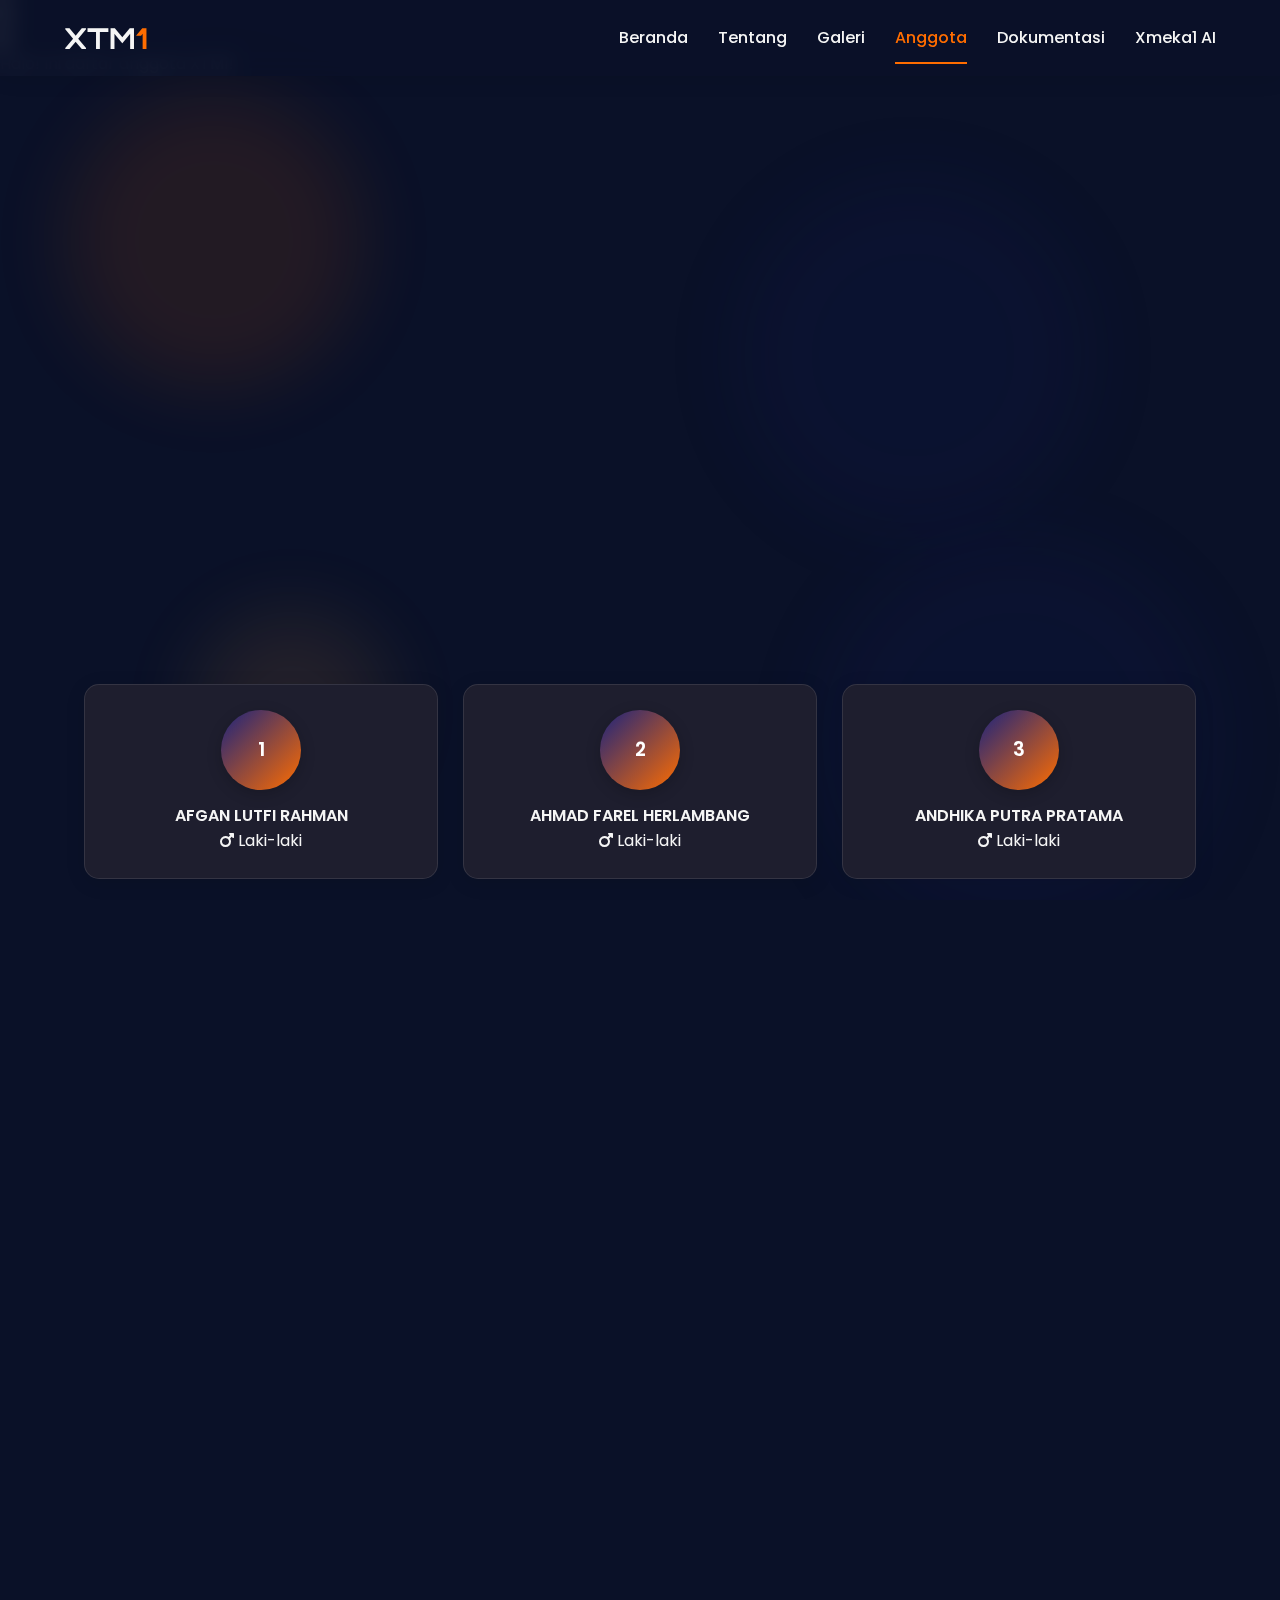
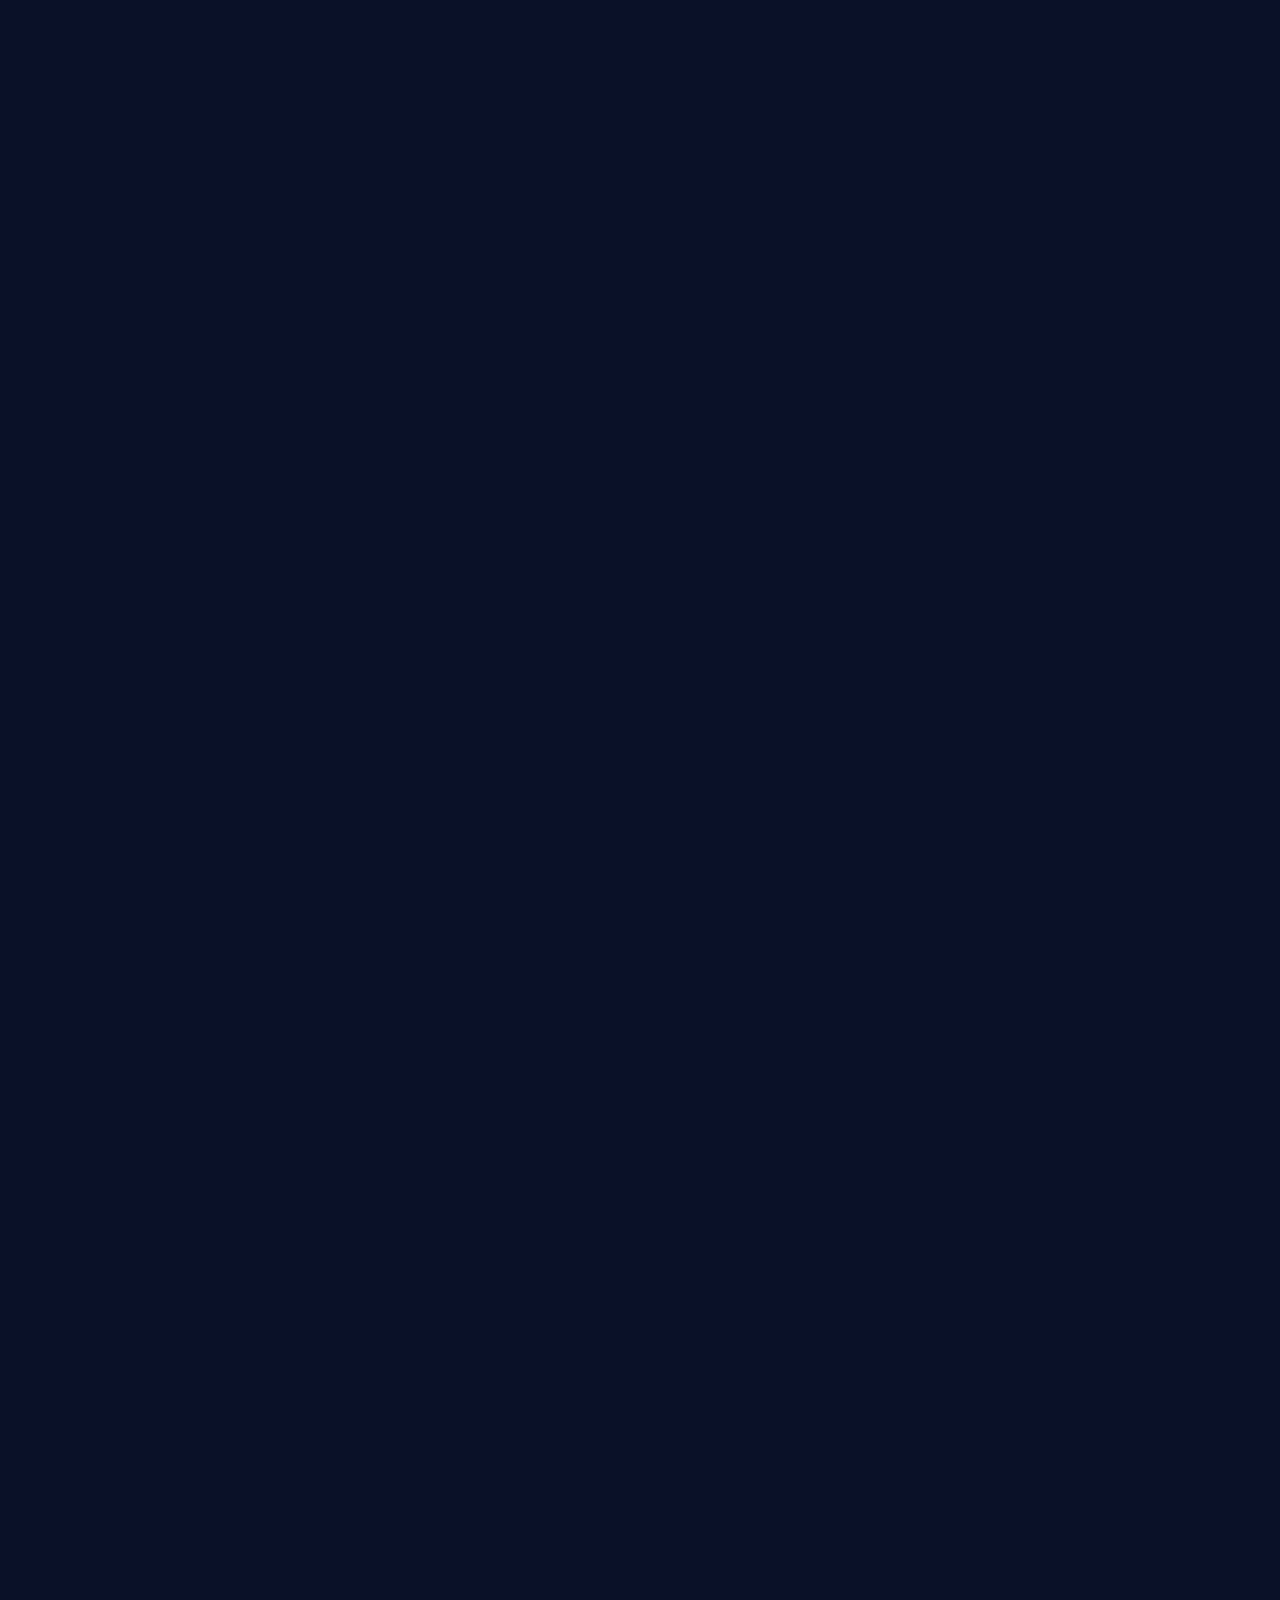
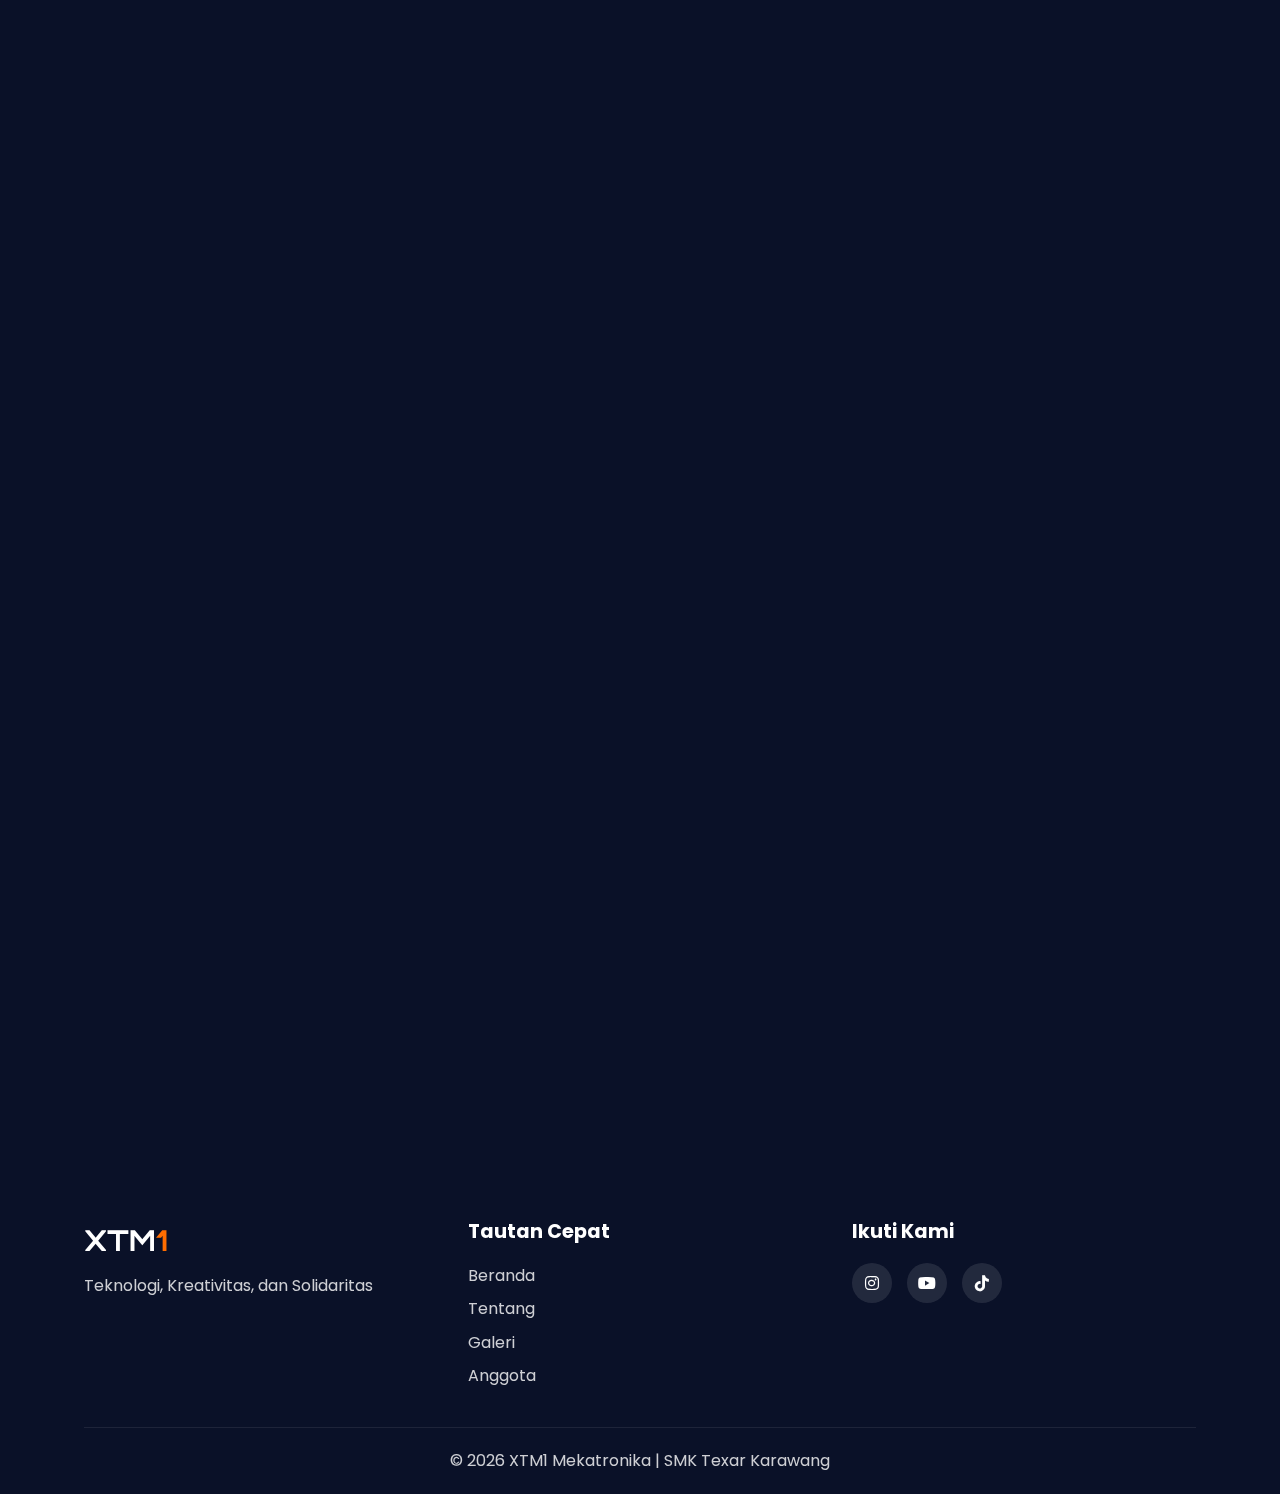
<file: anggota.html>
<!DOCTYPE html>
<html lang="id">
<head>
    <meta charset="UTF-8">
    <meta name="viewport" content="width=device-width, initial-scale=1.0">
    <title>Anggota Kelas XTM1</title>
    <link rel="stylesheet" href="assets/css/anggota.css">
    <link rel="icon" type="image/png" href="assets/img/favicon-96x96.png" sizes="96x96" />
    <link rel="icon" type="image/svg+xml" href="assets/img/favicon.svg" />
    <link rel="shortcut icon" href="assets/img/favicon.ico" />
    <link rel="apple-touch-icon" sizes="180x180" href="assets/img/apple-touch-icon.png" />
    <meta name="apple-mobile-web-app-title" content="Xmeka1" />
    <link rel="manifest" href="assets/img/site.webmanifest" />
    <link href="https://fonts.googleapis.com/css2?family=Poppins:wght@300;400;500;600;700&family=Orbitron:wght@400;500;700&display=swap" rel="stylesheet">
    <link rel="stylesheet" href="https://cdnjs.cloudflare.com/ajax/libs/font-awesome/6.4.0/css/all.min.css">
</head>
<body class="dark-mode">
    <!-- Background Elements -->
    <div class="bg-elements">
        <div class="bg-circle circle-1"></div>
        <div class="bg-circle circle-2"></div>
        <div class="bg-circle circle-3"></div>
        <div class="bg-circle circle-4"></div>
        <div class="stars"></div>
        <div class="stars stars-2"></div>
    </div>

    <!-- Music Control -->
    <div class="music-control">
        <button id="musicToggle" class="music-btn">
            <i class="fas fa-music"></i>
        </button>
        <audio id="bgMusic" loop preload="none">
            <source src="assets/music/bgm2.mp3" type="audio/mpeg">
            <source src="assets/audio/background-music.ogg" type="audio/ogg">
        </audio>
    </div>

    <!-- Theme Toggle -->
    <div class="theme-toggle">
        <button id="themeToggle" class="theme-btn">
            <i class="fas fa-moon"></i>
        </button>
    </div>

    <!-- Robot Maskot -->
    <div class="robot-container">
        <div class="robot" id="robot">
            <div class="robot-head">
                <div class="robot-eye left-eye"></div>
                <div class="robot-eye right-eye"></div>
                <div class="robot-mouth"></div>
            </div>
            <div class="robot-body">
                <div class="robot-panel"></div>
            </div>
        </div>
        <div class="robot-speech-bubble" id="robotSpeech">
            Halo! Ini daftar anggota XTM1!
        </div>
    </div>

    <!-- Navbar -->
    <nav class="navbar">
        <div class="nav-container">
            <div class="nav-logo">
                <h2>XTM<span class="logo-highlight">1</span></h2>
            </div>
            <div class="nav-menu" id="navMenu">
                <a href="index.html" class="nav-link">Beranda</a>
                <a href="index.html#about" class="nav-link">Tentang</a>
                <a href="index.html#gallery" class="nav-link">Galeri</a>
                <a href="anggota.html" class="nav-link active">Anggota</a>
                <a href="dokxtm1.html" class="nav-link">Dokumentasi</a>
                <a href="https://xmekatronika1ai.infinityfree.me" class="nav-link" 
   target="_blank" rel="noopener noreferrer">
   Xmeka1 AI
</a>
            </div>
            <div class="hamburger" id="hamburger">
                <span class="bar"></span>
                <span class="bar"></span>
                <span class="bar"></span>
            </div>
        </div>
    </nav>

    <!-- Members Section -->
    <section class="members-section">
        <div class="container">
            <div class="members-header fade-in">
                <h1>XTM<span class="logo-highlight">1</span></h1>
                <h2>Mekatronika</h2>
                <p class="tagline">Teknologi, Kreativitas, dan Solidaritas</p>
            </div>

            <div class="section-title fade-in">
                <h2>Anggota <span class="logo-highlight">Kelas</span></h2>
                <p>41 Siswa Keluarga Besar XTM1</p>
            </div>

            <!-- Search and Filter -->
            <div class="search-filter-container fade-in">
                <div class="search-box">
                    <i class="fas fa-search"></i>
                    <input type="text" id="searchInput" placeholder="Cari nama anggota...">
                </div>
                <div class="filter-buttons">
                    <button class="filter-btn active" data-filter="all">Semua</button>
                    <button class="filter-btn" data-filter="male">Laki-laki</button>
                    <button class="filter-btn" data-filter="female">Perempuan</button>
                </div>
            </div>

            <!-- Daftar Semua Anggota -->
            <div class="all-members-container">
                <div class="members-grid" id="membersGrid">
                    <!-- Anggota 1-20 -->
                    <div class="member-card" data-gender="male">
                        <div class="member-avatar">
                            <span class="avatar-number">1</span>
                        </div>
                        <h3 class="member-name">AFGAN LUTFI RAHMAN</h3>
                        <div class="member-details">
                            <span class="member-gender"><i class="fas fa-mars"></i> Laki-laki</span>
                        </div>
                    </div>
                    <div class="member-card" data-gender="male">
                        <div class="member-avatar">
                            <span class="avatar-number">2</span>
                        </div>
                        <h3 class="member-name">AHMAD FAREL HERLAMBANG</h3>
                        <div class="member-details">
                            <span class="member-gender"><i class="fas fa-mars"></i> Laki-laki</span>
                        </div>
                    </div>
                    <div class="member-card" data-gender="male">
                        <div class="member-avatar">
                            <span class="avatar-number">3</span>
                        </div>
                        <h3 class="member-name">ANDHIKA PUTRA PRATAMA</h3>
                        <div class="member-details">
                            <span class="member-gender"><i class="fas fa-mars"></i> Laki-laki</span>
                        </div>
                    </div>
                    <div class="member-card" data-gender="male">
                        <div class="member-avatar">
                            <span class="avatar-number">4</span>
                        </div>
                        <h3 class="member-name">ANDIERA LAZUAR ILYASA</h3>
                        <div class="member-details">
                            <span class="member-gender"><i class="fas fa-mars"></i> Laki-laki</span>
                        </div>
                    </div>
                    <div class="member-card" data-gender="female">
                        <div class="member-avatar">
                            <span class="avatar-number">5</span>
                        </div>
                        <h3 class="member-name">APRILIA PUTRI</h3>
                        <div class="member-details">
                            <span class="member-gender"><i class="fas fa-venus"></i> Perempuan</span>
                        </div>
                    </div>
                    <div class="member-card" data-gender="male">
                        <div class="member-avatar">
                            <span class="avatar-number">6</span>
                        </div>
                        <h3 class="member-name">ARYA SIGIT BAHTIAR</h3>
                        <div class="member-details">
                            <span class="member-gender"><i class="fas fa-mars"></i> Laki-laki</span>
                        </div>
                    </div>
                    <div class="member-card" data-gender="female">
                        <div class="member-avatar">
                            <span class="avatar-number">7</span>
                        </div>
                        <h3 class="member-name">ASKA PUTRI FIKKHANZA</h3>
                        <div class="member-details">
                            <span class="member-gender"><i class="fas fa-venus"></i> Perempuan</span>
                        </div>
                    </div>
                    <div class="member-card" data-gender="female">
                        <div class="member-avatar">
                            <span class="avatar-number">8</span>
                        </div>
                        <h3 class="member-name">AULIA RAHMA DANI</h3>
                        <div class="member-details">
                            <span class="member-gender"><i class="fas fa-venus"></i> Perempuan</span>
                        </div>
                    </div>
                    <div class="member-card" data-gender="male">
                        <div class="member-avatar">
                            <span class="avatar-number">9</span>
                        </div>
                        <h3 class="member-name">AZ DZIKRA FADLI RAMADHAN</h3>
                        <div class="member-details">
                            <span class="member-gender"><i class="fas fa-mars"></i> Laki-laki</span>
                        </div>
                    </div>
                    <div class="member-card" data-gender="male">
                        <div class="member-avatar">
                            <span class="avatar-number">10</span>
                        </div>
                        <h3 class="member-name">AZZAM ASHJEF BARKHIYA</h3>
                        <div class="member-details">
                            <span class="member-gender"><i class="fas fa-mars"></i> Laki-laki</span>
                        </div>
                    </div>
                    <div class="member-card" data-gender="male">
                        <div class="member-avatar">
                            <span class="avatar-number">11</span>
                        </div>
                        <h3 class="member-name">BIRROYYAN NADKHAL FIRDAUS</h3>
                        <div class="member-details">
                            <span class="member-gender"><i class="fas fa-mars"></i> Laki-laki</span>
                        </div>
                    </div>
                    <div class="member-card" data-gender="female">
                        <div class="member-avatar">
                            <span class="avatar-number">12</span>
                        </div>
                        <h3 class="member-name">CIKA YUNITA</h3>
                        <div class="member-details">
                            <span class="member-gender"><i class="fas fa-venus"></i> Perempuan</span>
                        </div>
                    </div>
                    <div class="member-card" data-gender="male">
                        <div class="member-avatar">
                            <span class="avatar-number">13</span>
                        </div>
                        <h3 class="member-name">DANENDRA AZKA RATMAJA</h3>
                        <div class="member-details">
                            <span class="member-gender"><i class="fas fa-mars"></i> Laki-laki</span>
                        </div>
                    </div>
                    <div class="member-card" data-gender="male">
                        <div class="member-avatar">
                            <span class="avatar-number">14</span>
                        </div>
                        <h3 class="member-name">FARROS ADE CANDRA</h3>
                        <div class="member-details">
                            <span class="member-gender"><i class="fas fa-mars"></i> Laki-laki</span>
                        </div>
                    </div>
                    <div class="member-card" data-gender="male">
                        <div class="member-avatar">
                            <span class="avatar-number">15</span>
                        </div>
                        <h3 class="member-name">FATHIR KHOIRUL GIBRAN</h3>
                        <div class="member-details">
                            <span class="member-gender"><i class="fas fa-mars"></i> Laki-laki</span>
                        </div>
                    </div>
                    <div class="member-card" data-gender="female">
                        <div class="member-avatar">
                            <span class="avatar-number">16</span>
                        </div>
                        <h3 class="member-name">FITRA ISNAINI</h3>
                        <div class="member-details">
                            <span class="member-gender"><i class="fas fa-venus"></i> Perempuan</span>
                        </div>
                    </div>
                    <div class="member-card" data-gender="male">
                        <div class="member-avatar">
                            <span class="avatar-number">17</span>
                        </div>
                        <h3 class="member-name">GHANI FAHRURROZI</h3>
                        <div class="member-details">
                            <span class="member-gender"><i class="fas fa-mars"></i> Laki-laki</span>
                        </div>
                    </div>
                    <div class="member-card" data-gender="female">
                        <div class="member-avatar">
                            <span class="avatar-number">18</span>
                        </div>
                        <h3 class="member-name">ISNA AULIYA SYARIFAH</h3>
                        <div class="member-details">
                            <span class="member-gender"><i class="fas fa-venus"></i> Perempuan</span>
                        </div>
                    </div>
                    <div class="member-card" data-gender="male">
                        <div class="member-avatar">
                            <span class="avatar-number">19</span>
                        </div>
                        <h3 class="member-name">KRISHNA SATRYO ADRIAN PUTRA</h3>
                        <div class="member-details">
                            <span class="member-gender"><i class="fas fa-mars"></i> Laki-laki</span>
                        </div>
                    </div>
                    <div class="member-card" data-gender="male">
                        <div class="member-avatar">
                            <span class="avatar-number">20</span>
                        </div>
                        <h3 class="member-name">LEVIO HANIFQA NURSIFIQ</h3>
                        <div class="member-details">
                            <span class="member-gender"><i class="fas fa-mars"></i> Laki-laki</span>
                        </div>
                    </div>
                    <!-- Anggota 21-41 -->
                    <div class="member-card" data-gender="male">
                        <div class="member-avatar">
                            <span class="avatar-number">21</span>
                        </div>
                        <h3 class="member-name">MUHAMAD LUTFI</h3>
                        <div class="member-details">
                            <span class="member-gender"><i class="fas fa-mars"></i> Laki-laki</span>
                        </div>
                    </div>
                    <div class="member-card" data-gender="male">
                        <div class="member-avatar">
                            <span class="avatar-number">22</span>
                        </div>
                        <h3 class="member-name">MUHAMAD REDZUAN HARDIANTO</h3>
                        <div class="member-details">
                            <span class="member-gender"><i class="fas fa-mars"></i> Laki-laki</span>
                        </div>
                    </div>
                    <div class="member-card" data-gender="male">
                        <div class="member-avatar">
                            <span class="avatar-number">23</span>
                        </div>
                        <h3 class="member-name">MUHAMMAD ANDIKA</h3>
                        <div class="member-details">
                            <span class="member-gender"><i class="fas fa-mars"></i> Laki-laki</span>
                        </div>
                    </div>
                    <div class="member-card" data-gender="male">
                        <div class="member-avatar">
                            <span class="avatar-number">24</span>
                        </div>
                        <h3 class="member-name">MUHAMMAD ANINDYA NURSYAM</h3>
                        <div class="member-details">
                            <span class="member-gender"><i class="fas fa-mars"></i> Laki-laki</span>
                        </div>
                    </div>
                    <div class="member-card" data-gender="male">
                        <div class="member-avatar">
                            <span class="avatar-number">25</span>
                        </div>
                        <h3 class="member-name">MUHAMMAD FAISHAL NUR FADIL</h3>
                        <div class="member-details">
                            <span class="member-gender"><i class="fas fa-mars"></i> Laki-laki</span>
                        </div>
                    </div>
                    <div class="member-card" data-gender="female">
                        <div class="member-avatar">
                            <span class="avatar-number">26</span>
                        </div>
                        <h3 class="member-name">MUTIYA PUTRI HABIBAH</h3>
                        <div class="member-details">
                            <span class="member-gender"><i class="fas fa-venus"></i> Perempuan</span>
                        </div>
                    </div>
                    <div class="member-card" data-gender="male">
                        <div class="member-avatar">
                            <span class="avatar-number">27</span>
                        </div>
                        <h3 class="member-name">NABIL FARRAS MURTADHO</h3>
                        <div class="member-details">
                            <span class="member-gender"><i class="fas fa-mars"></i> Laki-laki</span>
                        </div>
                    </div>
                    <div class="member-card" data-gender="female">
                        <div class="member-avatar">
                            <span class="avatar-number">28</span>
                        </div>
                        <h3 class="member-name">NAURA INDAH</h3>
                        <div class="member-details">
                            <span class="member-gender"><i class="fas fa-venus"></i> Perempuan</span>
                        </div>
                    </div>
                    <div class="member-card" data-gender="female">
                        <div class="member-avatar">
                            <span class="avatar-number">29</span>
                        </div>
                        <h3 class="member-name">NOVA AYU ALMAIDA</h3>
                        <div class="member-details">
                            <span class="member-gender"><i class="fas fa-venus"></i> Perempuan</span>
                        </div>
                    </div>
                    <div class="member-card" data-gender="male">
                        <div class="member-avatar">
                            <span class="avatar-number">30</span>
                        </div>
                        <h3 class="member-name">NUGRAHA OKTA TANJUNG</h3>
                        <div class="member-details">
                            <span class="member-gender"><i class="fas fa-mars"></i> Laki-laki</span>
                        </div>
                    </div>
                    <div class="member-card" data-gender="female">
                        <div class="member-avatar">
                            <span class="avatar-number">31</span>
                        </div>
                        <h3 class="member-name">PUTRI NABILA RAMADANI</h3>
                        <div class="member-details">
                            <span class="member-gender"><i class="fas fa-venus"></i> Perempuan</span>
                        </div>
                    </div>
                    <div class="member-card" data-gender="female">
                        <div class="member-avatar">
                            <span class="avatar-number">32</span>
                        </div>
                        <h3 class="member-name">QIRANA APRISTI</h3>
                        <div class="member-details">
                            <span class="member-gender"><i class="fas fa-venus"></i> Perempuan</span>
                        </div>
                    </div>
                    <div class="member-card" data-gender="male">
                        <div class="member-avatar">
                            <span class="avatar-number">33</span>
                        </div>
                        <h3 class="member-name">RAEFAN ILHAM KURNIAWAN</h3>
                        <div class="member-details">
                            <span class="member-gender"><i class="fas fa-mars"></i> Laki-laki</span>
                        </div>
                    </div>
                    <div class="member-card" data-gender="male">
                        <div class="member-avatar">
                            <span class="avatar-number">34</span>
                        </div>
                        <h3 class="member-name">RAFAEL AZKA PRANATA</h3>
                        <div class="member-details">
                            <span class="member-gender"><i class="fas fa-mars"></i> Laki-laki</span>
                        </div>
                    </div>
                    <div class="member-card" data-gender="male">
                        <div class="member-avatar">
                            <span class="avatar-number">35</span>
                        </div>
                        <h3 class="member-name">RAFKA ZIDAN AL-PAZRI</h3>
                        <div class="member-details">
                            <span class="member-gender"><i class="fas fa-mars"></i> Laki-laki</span>
                        </div>
                    </div>
                    <div class="member-card" data-gender="male">
                        <div class="member-avatar">
                            <span class="avatar-number">36</span>
                        </div>
                        <h3 class="member-name">REZKY NAUFAL WIBOWO</h3>
                        <div class="member-details">
                            <span class="member-gender"><i class="fas fa-mars"></i> Laki-laki</span>
                        </div>
                    </div>
                    <div class="member-card" data-gender="female">
                        <div class="member-avatar">
                            <span class="avatar-number">37</span>
                        </div>
                        <h3 class="member-name">RISKA ELVIRA KHAIRUNNISA</h3>
                        <div class="member-details">
                            <span class="member-gender"><i class="fas fa-venus"></i> Perempuan</span>
                        </div>
                    </div>
                    <div class="member-card" data-gender="male">
                        <div class="member-avatar">
                            <span class="avatar-number">38</span>
                        </div>
                        <h3 class="member-name">SAYID DZAKWAN KAMIL</h3>
                        <div class="member-details">
                            <span class="member-gender"><i class="fas fa-mars"></i> Laki-laki</span>
                        </div>
                    </div>
                    <div class="member-card" data-gender="female">
                        <div class="member-avatar">
                            <span class="avatar-number">39</span>
                        </div>
                        <h3 class="member-name">TIA LESTARI</h3>
                        <div class="member-details">
                            <span class="member-gender"><i class="fas fa-venus"></i> Perempuan</span>
                        </div>
                    </div>
                    <div class="member-card" data-gender="male">
                        <div class="member-avatar">
                            <span class="avatar-number">40</span>
                        </div>
                        <h3 class="member-name">ZAFIRO ACERAL RINALDI</h3>
                        <div class="member-details">
                            <span class="member-gender"><i class="fas fa-mars"></i> Laki-laki</span>
                        </div>
                    </div>
                    <div class="member-card" data-gender="female">
                        <div class="member-avatar">
                            <span class="avatar-number">41</span>
                        </div>
                        <h3 class="member-name">ZESILYA REZKY PERMANA</h3>
                        <div class="member-details">
                            <span class="member-gender"><i class="fas fa-venus"></i> Perempuan</span>
                        </div>
                    </div>
                </div>
            </div>

            <!-- Statistics -->
            <div class="statistics-container fade-in">
                <div class="stats-grid">
                    <div class="stat-card">
                        <div class="stat-icon">
                            <i class="fas fa-users"></i>
                        </div>
                        <div class="stat-info">
                            <h3 class="stat-number" id="totalMembers">41</h3>
                            <p class="stat-label">Total Anggota</p>
                        </div>
                    </div>
                    <div class="stat-card">
                        <div class="stat-icon">
                            <i class="fas fa-mars"></i>
                        </div>
                        <div class="stat-info">
                            <h3 class="stat-number" id="maleCount">28</h3>
                            <p class="stat-label">Laki-laki</p>
                        </div>
                    </div>
                    <div class="stat-card">
                        <div class="stat-icon">
                            <i class="fas fa-venus"></i>
                        </div>
                        <div class="stat-info">
                            <h3 class="stat-number" id="femaleCount">13</h3>
                            <p class="stat-label">Perempuan</p>
                        </div>
                    </div>
                </div>
            </div>

            <div class="class-info fade-in">
                <p>Kelas Mekatronika SMK yang berfokus pada inovasi teknologi dan pengembangan keterampilan di bidang automasi industri.</p>
            </div>
        </div>
    </section>

    <!-- Footer -->
    <footer class="footer">
        <div class="container">
            <div class="footer-content">
                <div class="footer-logo">
                    <h2>XTM<span class="logo-highlight">1</span></h2>
                    <p>Teknologi, Kreativitas, dan Solidaritas</p>
                </div>
                <div class="footer-links">
                    <h3>Tautan Cepat</h3>
                    <ul>
                        <li><a href="index.html">Beranda</a></li>
                        <li><a href="index.html#about">Tentang</a></li>
                        <li><a href="index.html#gallery">Galeri</a></li>
                        <li><a href="anggota.html">Anggota</a></li>
                    </ul>
                </div>
                <div class="footer-social">
                    <h3>Ikuti Kami</h3>
                    <div class="social-icons">
                        <a href="https://www.instagram.com/xtmeen" target="_blank"><i class="fab fa-instagram"></i></a>
                        <a href="#"><i class="fab fa-youtube"></i></a>
                        <a href="#"><i class="fab fa-tiktok"></i></a>
                    </div>
                </div>
            </div>
            <div class="footer-bottom">
                <p>&copy; 2026 XTM1 Mekatronika | SMK Texar Karawang</p>
            </div>
        </div>
    </footer>

    <script src="assets/js/anggota.js"></script>
</body>
</html>
</file>
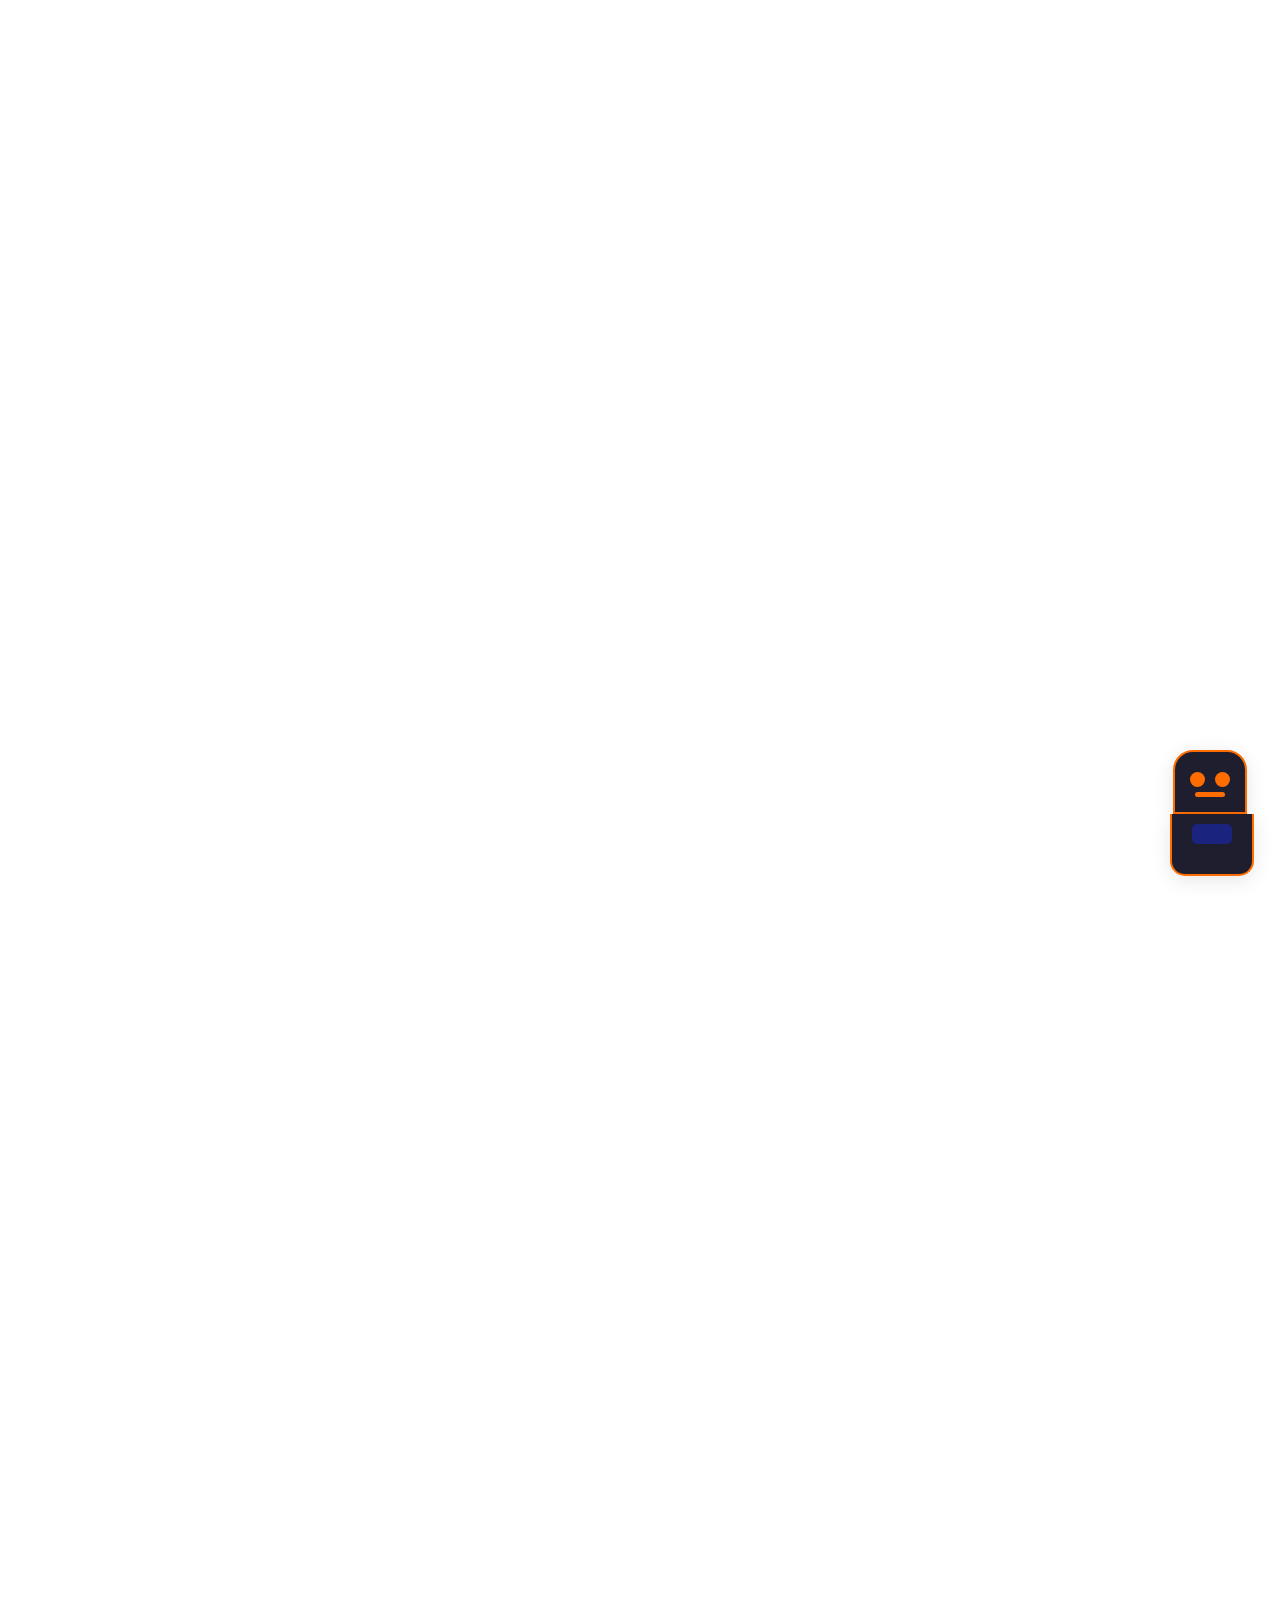
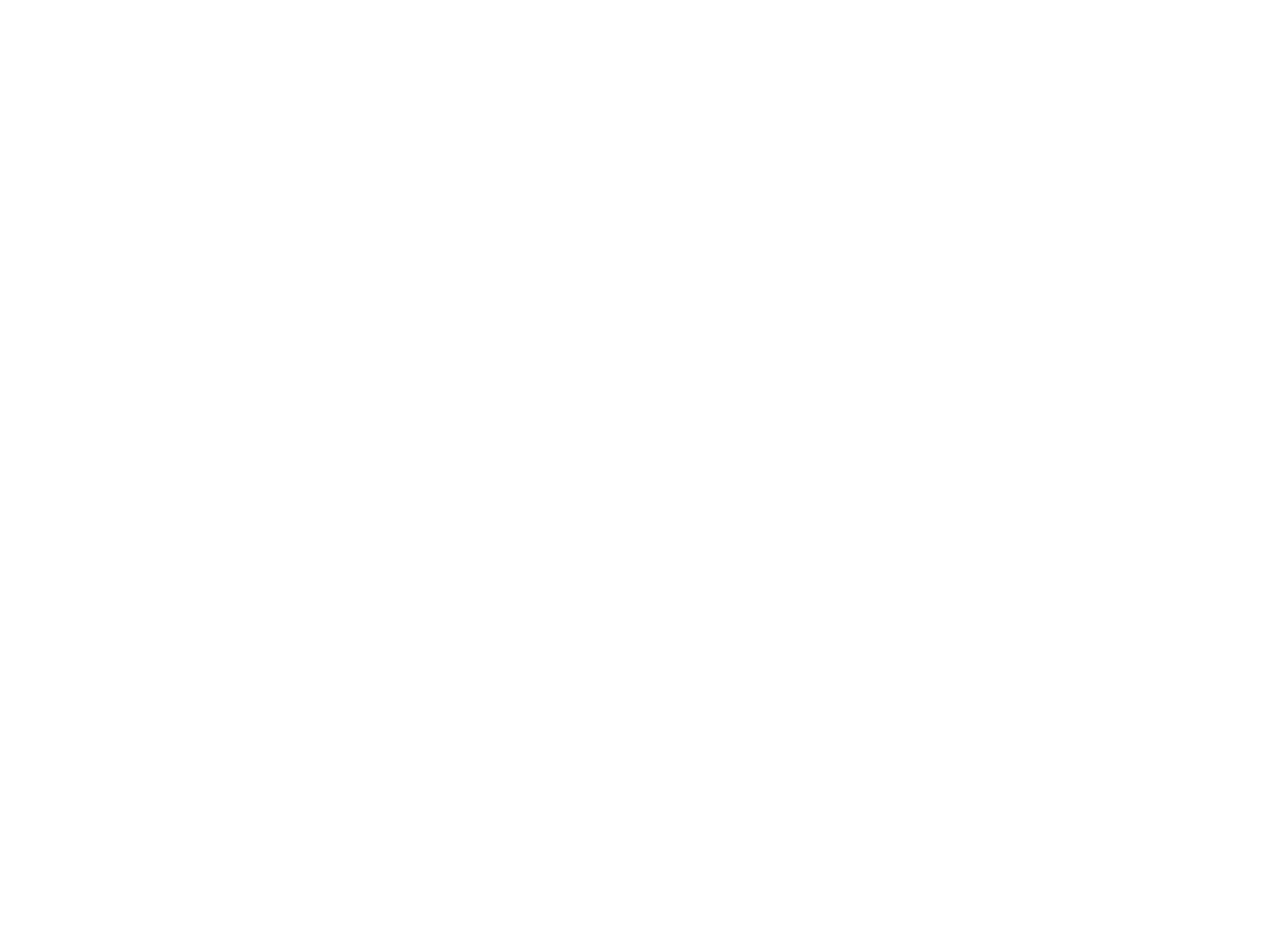
<file: maintenance.html>
<!DOCTYPE html>
<html lang="id" class="dark-mode">
<head>
    <meta charset="UTF-8">
    <meta name="viewport" content="width=device-width, initial-scale=1.0">
    <title>XTM 1 - Sedang Dalam Maintenance</title>
    <link rel="stylesheet" href="https://cdnjs.cloudflare.com/ajax/libs/font-awesome/6.4.0/css/all.min.css">
    <link href="https://fonts.googleapis.com/css2?family=Orbitron:wght@400;700;900&family=Poppins:wght@300;400;500;600&display=swap" rel="stylesheet">
    <link rel="stylesheet" href="assets/css/mt.css">
</head>
<body>
    <!-- Background Elements -->
    <div class="bg-elements">
        <div class="bg-circle circle-1"></div>
        <div class="bg-circle circle-2"></div>
        <div class="bg-circle circle-3"></div>
        <div class="bg-circle circle-4"></div>
        <div class="stars"></div>
        <div class="stars-2"></div>
    </div>

    <!-- Maintenance Announcement -->
    <div class="maintenance-announcement slide-up">
        <!-- Header -->
        <div class="maintenance-header">
            <div class="header-logo">
                <div class="logo-circle">
                    <span class="logo-text">XTM</span>
                </div>
                <div class="header-title">
                    <h1><span class="logo-highlight">XTM</span> 1</h1>
                    <p class="subtitle">Dunia Teknologi & Kreativitas Kami</p>
                </div>
            </div>
            <div class="maintenance-status">
                <div class="status-indicator">
                    <span class="status-dot pulse-important"></span>
                    <span class="status-text">MAINTENANCE ACTIVE</span>
                </div>
            </div>
        </div>

        <!-- Content -->
        <div class="maintenance-content">
            <div class="maintenance-icon">
                <i class="fas fa-tools"></i>
            </div>
            
            <h2 class="maintenance-title">Sistem Sedang Dalam Pemeliharaan</h2>
            
            <div class="maintenance-message">
                <p>Website <strong>XTM 1 - SMK Texar Karawang</strong> sedang dalam proses pemeliharaan untuk meningkatkan performa dan keamanan sistem.</p>
                <p>Kami sedang melakukan update dan optimasi agar pengalaman Anda lebih baik.</p>
            </div>

            <!-- Maintenance Info Cards -->
            <div class="maintenance-info-grid">
                <div class="info-card hover-lift">
                    <div class="card-icon">
                        <i class="fas fa-calendar-alt"></i>
                    </div>
                    <h3>Waktu Maintenance</h3>
                    <p class="card-value">15 Des 2025</p>
                    <p class="card-detail">10:00 - 18:00 WIB</p>
                </div>

                <div class="info-card hover-lift">
                    <div class="card-icon">
                        <i class="fas fa-clock"></i>
                    </div>
                    <h3>Estimasi Selesai</h3>
                    <div class="countdown" id="countdown">08:00:00</div>
                    <p class="card-detail">Jam:Menit:Detik</p>
                </div>

                <div class="info-card hover-lift">
                    <div class="card-icon">
                        <i class="fas fa-tasks"></i>
                    </div>
                    <h3>Progress Pengerjaan</h3>
                    <div class="progress-container">
                        <div class="progress-bar">
                            <div class="progress-fill" style="width: 50%"></div>
                        </div>
                        <span class="progress-text">50% Selesai</span>
                    </div>
                </div>

                <div class="info-card hover-lift">
                    <div class="card-icon">
                        <i class="fas fa-server"></i>
                    </div>
                    <h3>Status Sistem</h3>
                    <div class="system-status">
                        <div class="status-item">
                            <span class="status-dot success"></span>
                            <span>Database: Stabil</span>
                        </div>
                        <div class="status-item">
                            <span class="status-dot warning"></span>
                            <span>Server: Dalam Perbaikan</span>
                        </div>
                        <div class="status-item">
                            <span class="status-dot success"></span>
                            <span>Keamanan: Aktif</span>
                        </div>
                    </div>
                </div>
            </div>

            <!-- Update Progress -->
            <div class="updates-section">
                <h3><i class="fas fa-sync-alt"></i> Progress Update</h3>
                <div class="updates-list">
                    <div class="update-item">
                        <i class="fas fa-check-circle completed"></i>
                        <span>Backup data lengkap selesai</span>
                        <span class="update-time">✓ 1 jam lalu</span>
                    </div>
                    <div class="update-item">
                        <i class="fas fa-sync-alt in-progress"></i>
                        <span>Update sistem mekatronika (65%)</span>
                        <span class="update-time">🔄 Sedang berjalan</span>
                    </div>
                    <div class="update-item">
                        <i class="fas fa-clock pending"></i>
                        <span>Optimasi database</span>
                        <span class="update-time">⏳ Menunggu</span>
                    </div>
                    <div class="update-item">
                        <i class="fas fa-clock pending"></i>
                        <span>Update konten XTM1</span>
                        <span class="update-time">⏳ Menunggu</span>
                    </div>
                </div>
            </div>

            <!-- Contact & Info -->
            <div class="contact-section">
                <div class="contact-card">
                    <h3><i class="fas fa-info-circle"></i> Informasi Kontak</h3>
                    <div class="contact-info">
                        <div class="contact-item">
                            <i class="fas fa-envelope"></i>
                            <div>
                                <strong>Email:</strong>
                                <p>xtm12k25@gmail.com</p>
                            </div>
                        </div>
                        <div class="contact-item">
                            <i class="fab fa-whatsapp"></i>
                            <div>
                                <strong>WhatsApp:</strong>
                                <p>+62 895-4015-53089</p>
                            </div>
                        </div>
                        <div class="contact-item">
                            <i class="fas fa-school"></i>
                            <div>
                                <strong>Lokasi:</strong>
                                <p>SMK Texar Karawang</p>
                            </div>
                        </div>
                    </div>
                </div>

                <div class="admin-card">
                    <h3><i class="fas fa-user-shield"></i> Untuk Admin</h3>
                    <p>Mode maintenance dapat dinonaktifkan melalui:</p>
                    <ul>
                        <li>Netlify Dashboard → Environment Variables</li>
                        <li>Atau hubungi developer utama</li>
                    </ul>
                    <button class="glow-btn small" onclick="checkAccess()">
                        <i class="fas fa-eye"></i> Coba Akses Website
                    </button>
                </div>
            </div>
        </div>

        <!-- Footer -->
        <div class="maintenance-footer">
            <div class="footer-content">
                <div class="footer-left">
                    <h4>XTM 1 - SMK Texar Karawang</h4>
                    <p class="tagline">Dunia Teknologi & Kreativitas Kami</p>
                    <p class="copyright">© 2025 Tim Mekatronika. All rights reserved.</p>
                </div>
                <div class="footer-right">
                    <div class="refresh-section">
                        <p>Status akan diperbarui otomatis setiap 5 menit</p>
                        <button class="glow-btn secondary small" onclick="refreshStatus()">
                            <i class="fas fa-redo"></i> Refresh Sekarang
                        </button>
                    </div>
                </div>
            </div>
        </div>
    </div>

    <!-- Robot Maskot -->
    <div class="robot-container">
        <div class="robot" onclick="robotSpeak()">
            <div class="robot-head">
                <div class="robot-eye left-eye"></div>
                <div class="robot-eye right-eye"></div>
                <div class="robot-mouth"></div>
            </div>
            <div class="robot-body">
                <div class="robot-panel"></div>
            </div>
        </div>
        <div class="robot-speech-bubble" id="robot-speech">
            Sistem sedang maintenance! Sabar ya...
        </div>
    </div>

    <script src="assets/js/maintenance-announcement.js"></script>
</body>
</html>
</file>
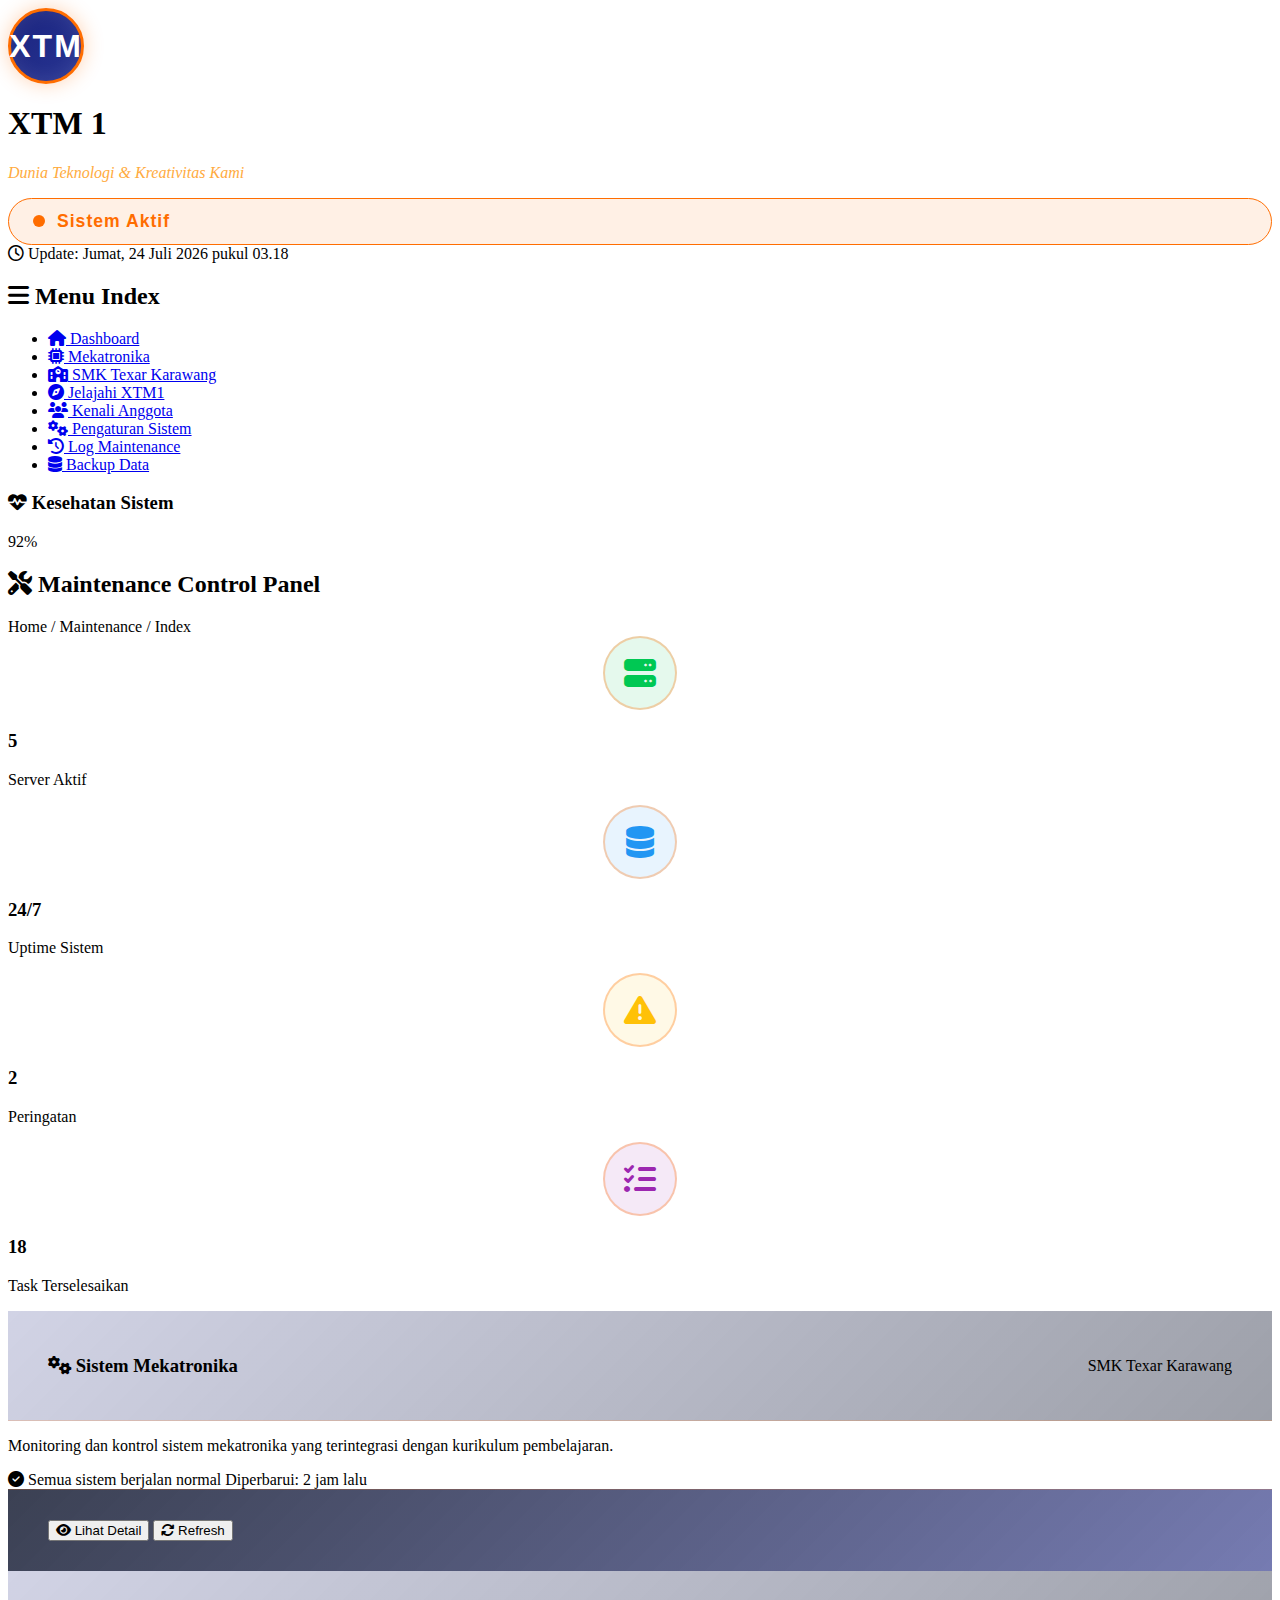
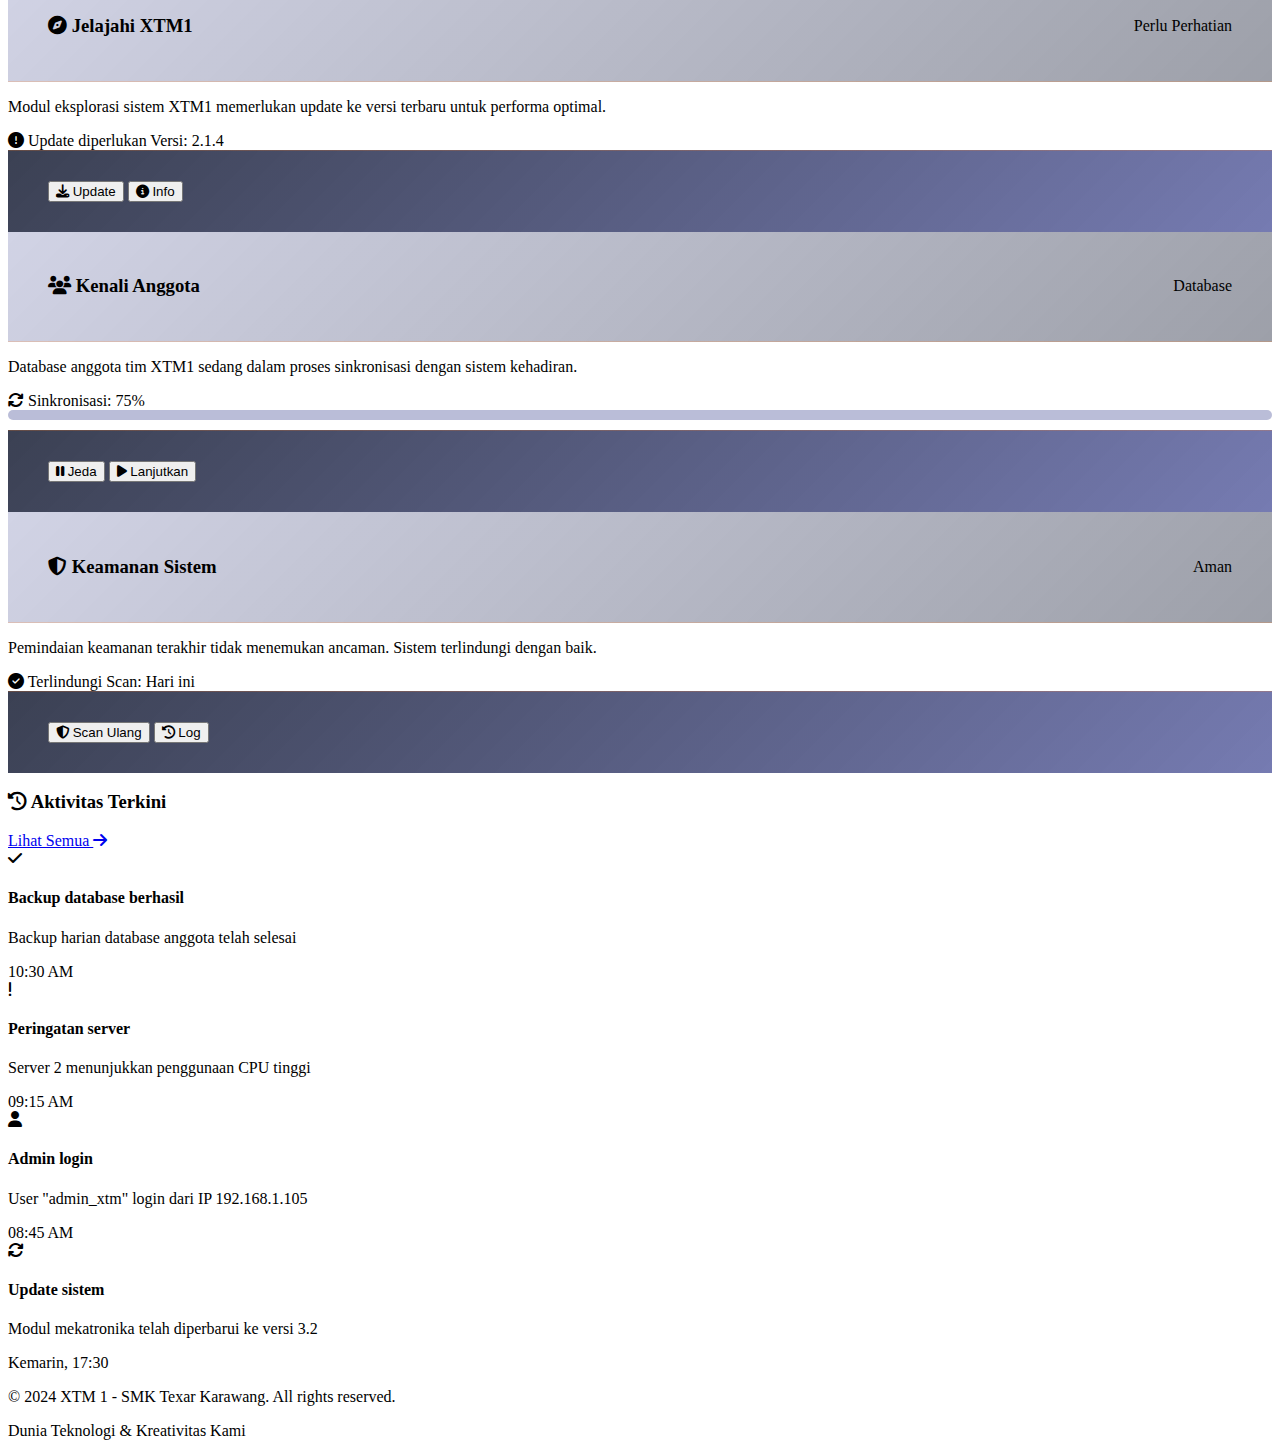
<file: maitanance.html>
<!DOCTYPE html>
<html lang="id">
<head>
    <meta charset="UTF-8">
    <meta name="viewport" content="width=device-width, initial-scale=1.0">
    <title>XTM 1 - Maintenance Index</title>
    <link rel="stylesheet" href="https://cdnjs.cloudflare.com/ajax/libs/font-awesome/6.4.0/css/all.min.css">
    <link rel="stylesheet" href="assets/css/mt.css">
</head>
<body>
    <div class="container">
        <!-- Header -->
        <header class="header">
            <div class="logo-section">
                <div class="logo-circle">
                    <span class="logo-text">XTM</span>
                </div>
                <div class="logo-title">
                    <h1>XTM 1</h1>
                    <p class="subtitle">Dunia Teknologi & Kreativitas Kami</p>
                </div>
            </div>
            
            <div class="status-section">
                <div class="status-indicator">
                    <span class="status-dot active"></span>
                    <span class="status-text">Sistem Aktif</span>
                </div>
                <div class="last-update">
                    <i class="far fa-clock"></i>
                    <span>Update: 15 Des 2024</span>
                </div>
            </div>
        </header>

        <!-- Main Content -->
        <main class="main-content">
            <div class="content-wrapper">
                <!-- Sidebar -->
                <aside class="sidebar">
                    <div class="sidebar-header">
                        <h2><i class="fas fa-bars"></i> Menu Index</h2>
                    </div>
                    
                    <nav class="nav-menu">
                        <ul>
                            <li class="active">
                                <a href="#">
                                    <i class="fas fa-home"></i>
                                    <span>Dashboard</span>
                                </a>
                            </li>
                            <li>
                                <a href="#">
                                    <i class="fas fa-microchip"></i>
                                    <span>Mekatronika</span>
                                </a>
                            </li>
                            <li>
                                <a href="#">
                                    <i class="fas fa-school"></i>
                                    <span>SMK Texar Karawang</span>
                                </a>
                            </li>
                            <li>
                                <a href="#">
                                    <i class="fas fa-compass"></i>
                                    <span>Jelajahi XTM1</span>
                                </a>
                            </li>
                            <li>
                                <a href="#">
                                    <i class="fas fa-users"></i>
                                    <span>Kenali Anggota</span>
                                </a>
                            </li>
                            <li>
                                <a href="#">
                                    <i class="fas fa-cogs"></i>
                                    <span>Pengaturan Sistem</span>
                                </a>
                            </li>
                            <li>
                                <a href="#">
                                    <i class="fas fa-history"></i>
                                    <span>Log Maintenance</span>
                                </a>
                            </li>
                            <li>
                                <a href="#">
                                    <i class="fas fa-database"></i>
                                    <span>Backup Data</span>
                                </a>
                            </li>
                        </ul>
                    </nav>
                    
                    <div class="sidebar-footer">
                        <div class="system-health">
                            <h3><i class="fas fa-heartbeat"></i> Kesehatan Sistem</h3>
                            <div class="health-bar">
                                <div class="health-progress" style="width: 92%;"></div>
                            </div>
                            <span class="health-percentage">92%</span>
                        </div>
                    </div>
                </aside>

                <!-- Content Area -->
                <section class="content-area">
                    <div class="page-header">
                        <h2><i class="fas fa-tools"></i> Maintenance Control Panel</h2>
                        <div class="breadcrumb">
                            <span>Home</span> / <span>Maintenance</span> / <span class="active">Index</span>
                        </div>
                    </div>
                    
                    <!-- Stats Cards -->
                    <div class="stats-cards">
                        <div class="card">
                            <div class="card-icon" style="background-color: rgba(0, 200, 83, 0.1);">
                                <i class="fas fa-server" style="color: #00c853;"></i>
                            </div>
                            <div class="card-info">
                                <h3>5</h3>
                                <p>Server Aktif</p>
                            </div>
                        </div>
                        
                        <div class="card">
                            <div class="card-icon" style="background-color: rgba(33, 150, 243, 0.1);">
                                <i class="fas fa-database" style="color: #2196f3;"></i>
                            </div>
                            <div class="card-info">
                                <h3>24/7</h3>
                                <p>Uptime Sistem</p>
                            </div>
                        </div>
                        
                        <div class="card">
                            <div class="card-icon" style="background-color: rgba(255, 193, 7, 0.1);">
                                <i class="fas fa-exclamation-triangle" style="color: #ffc107;"></i>
                            </div>
                            <div class="card-info">
                                <h3>2</h3>
                                <p>Peringatan</p>
                            </div>
                        </div>
                        
                        <div class="card">
                            <div class="card-icon" style="background-color: rgba(156, 39, 176, 0.1);">
                                <i class="fas fa-tasks" style="color: #9c27b0;"></i>
                            </div>
                            <div class="card-info">
                                <h3>18</h3>
                                <p>Task Terselesaikan</p>
                            </div>
                        </div>
                    </div>
                    
                    <!-- Maintenance Sections -->
                    <div class="maintenance-grid">
                        <div class="maintenance-card">
                            <div class="maintenance-header">
                                <h3><i class="fas fa-cogs"></i> Sistem Mekatronika</h3>
                                <span class="badge">SMK Texar Karawang</span>
                            </div>
                            <div class="maintenance-body">
                                <p>Monitoring dan kontrol sistem mekatronika yang terintegrasi dengan kurikulum pembelajaran.</p>
                                <div class="task-status">
                                    <span class="status"><i class="fas fa-check-circle"></i> Semua sistem berjalan normal</span>
                                    <span class="time">Diperbarui: 2 jam lalu</span>
                                </div>
                            </div>
                            <div class="maintenance-footer">
                                <button class="btn-action"><i class="fas fa-eye"></i> Lihat Detail</button>
                                <button class="btn-action primary"><i class="fas fa-sync"></i> Refresh</button>
                            </div>
                        </div>
                        
                        <div class="maintenance-card">
                            <div class="maintenance-header">
                                <h3><i class="fas fa-compass"></i> Jelajahi XTM1</h3>
                                <span class="badge warning">Perlu Perhatian</span>
                            </div>
                            <div class="maintenance-body">
                                <p>Modul eksplorasi sistem XTM1 memerlukan update ke versi terbaru untuk performa optimal.</p>
                                <div class="task-status">
                                    <span class="status warning"><i class="fas fa-exclamation-circle"></i> Update diperlukan</span>
                                    <span class="time">Versi: 2.1.4</span>
                                </div>
                            </div>
                            <div class="maintenance-footer">
                                <button class="btn-action"><i class="fas fa-download"></i> Update</button>
                                <button class="btn-action primary"><i class="fas fa-info-circle"></i> Info</button>
                            </div>
                        </div>
                        
                        <div class="maintenance-card">
                            <div class="maintenance-header">
                                <h3><i class="fas fa-users"></i> Kenali Anggota</h3>
                                <span class="badge">Database</span>
                            </div>
                            <div class="maintenance-body">
                                <p>Database anggota tim XTM1 sedang dalam proses sinkronisasi dengan sistem kehadiran.</p>
                                <div class="task-status">
                                    <span class="status"><i class="fas fa-sync"></i> Sinkronisasi: 75%</span>
                                    <div class="progress-bar">
                                        <div class="progress" style="width: 75%;"></div>
                                    </div>
                                </div>
                            </div>
                            <div class="maintenance-footer">
                                <button class="btn-action"><i class="fas fa-pause"></i> Jeda</button>
                                <button class="btn-action primary"><i class="fas fa-play"></i> Lanjutkan</button>
                            </div>
                        </div>
                        
                        <div class="maintenance-card">
                            <div class="maintenance-header">
                                <h3><i class="fas fa-shield-alt"></i> Keamanan Sistem</h3>
                                <span class="badge success">Aman</span>
                            </div>
                            <div class="maintenance-body">
                                <p>Pemindaian keamanan terakhir tidak menemukan ancaman. Sistem terlindungi dengan baik.</p>
                                <div class="task-status">
                                    <span class="status success"><i class="fas fa-check-circle"></i> Terlindungi</span>
                                    <span class="time">Scan: Hari ini</span>
                                </div>
                            </div>
                            <div class="maintenance-footer">
                                <button class="btn-action"><i class="fas fa-shield-alt"></i> Scan Ulang</button>
                                <button class="btn-action primary"><i class="fas fa-history"></i> Log</button>
                            </div>
                        </div>
                    </div>
                    
                    <!-- Recent Activity -->
                    <div class="activity-section">
                        <div class="section-header">
                            <h3><i class="fas fa-history"></i> Aktivitas Terkini</h3>
                            <a href="#" class="view-all">Lihat Semua <i class="fas fa-arrow-right"></i></a>
                        </div>
                        
                        <div class="activity-list">
                            <div class="activity-item">
                                <div class="activity-icon success">
                                    <i class="fas fa-check"></i>
                                </div>
                                <div class="activity-details">
                                    <h4>Backup database berhasil</h4>
                                    <p>Backup harian database anggota telah selesai</p>
                                    <span class="activity-time">10:30 AM</span>
                                </div>
                            </div>
                            
                            <div class="activity-item">
                                <div class="activity-icon warning">
                                    <i class="fas fa-exclamation"></i>
                                </div>
                                <div class="activity-details">
                                    <h4>Peringatan server</h4>
                                    <p>Server 2 menunjukkan penggunaan CPU tinggi</p>
                                    <span class="activity-time">09:15 AM</span>
                                </div>
                            </div>
                            
                            <div class="activity-item">
                                <div class="activity-icon">
                                    <i class="fas fa-user"></i>
                                </div>
                                <div class="activity-details">
                                    <h4>Admin login</h4>
                                    <p>User "admin_xtm" login dari IP 192.168.1.105</p>
                                    <span class="activity-time">08:45 AM</span>
                                </div>
                            </div>
                            
                            <div class="activity-item">
                                <div class="activity-icon success">
                                    <i class="fas fa-sync"></i>
                                </div>
                                <div class="activity-details">
                                    <h4>Update sistem</h4>
                                    <p>Modul mekatronika telah diperbarui ke versi 3.2</p>
                                    <span class="activity-time">Kemarin, 17:30</span>
                                </div>
                            </div>
                        </div>
                    </div>
                </section>
            </div>
        </main>

        <!-- Footer -->
        <footer class="footer">
            <div class="footer-left">
                <p>&copy; 2024 XTM 1 - SMK Texar Karawang. All rights reserved.</p>
            </div>
            <div class="footer-right">
                <p>Dunia Teknologi & Kreativitas Kami</p>
            </div>
        </footer>
    </div>

    <script>
        // Menambahkan interaksi sederhana pada tombol
        document.querySelectorAll('.btn-action').forEach(button => {
            button.addEventListener('click', function() {
                const text = this.querySelector('span') ? this.querySelector('span').textContent : this.textContent;
                alert(`Aksi "${text}" akan dilakukan pada sistem.`);
            });
        });
        
        // Menambahkan efek aktif pada menu sidebar
        document.querySelectorAll('.nav-menu li').forEach(item => {
            item.addEventListener('click', function() {
                document.querySelectorAll('.nav-menu li').forEach(i => i.classList.remove('active'));
                this.classList.add('active');
            });
        });
        
        // Update waktu secara real-time
        function updateTime() {
            const now = new Date();
            const timeElement = document.querySelector('.last-update span');
            if (timeElement) {
                const options = { 
                    weekday: 'long', 
                    year: 'numeric', 
                    month: 'long', 
                    day: 'numeric',
                    hour: '2-digit',
                    minute: '2-digit'
                };
                timeElement.textContent = `Update: ${now.toLocaleDateString('id-ID', options)}`;
            }
        }
        
        // Update waktu setiap menit
        setInterval(updateTime, 60000);
        updateTime();
    </script>
</body>
</html>
</file>
<file: assets/css/mt.css>
/* Warna Sesuai Tema Anda */
:root {
    --primary-dark: #0a1128;
    --primary-blue: #1a237e;
    --accent-orange: #ff6d00;
    --accent-orange-light: #ffab40;
    --text-light: #f5f5f5;
    --text-dark: #333;
    --bg-light: #f0f2f5;
    --card-bg-light: #ffffff;
    --card-bg-dark: #1e1e2e;
    --shadow: 0 4px 20px rgba(0, 0, 0, 0.1);
    --glow: 0 0 10px var(--accent-orange);
}

/* Dark Mode (sesuai tema utama) */
.dark-mode {
    --bg-color: var(--primary-dark);
    --text-color: var(--text-light);
    --card-bg: var(--card-bg-dark);
    --nav-bg: rgba(10, 17, 40, 0.9);
    --footer-bg: var(--primary-dark);
}

/* Maintenance Announcement Styles */
.maintenance-announcement {
    max-width: 1200px;
    margin: 40px auto;
    background: rgba(30, 30, 46, 0.9);
    backdrop-filter: blur(10px);
    border-radius: 20px;
    overflow: hidden;
    border: 1px solid rgba(255, 109, 0, 0.2);
    box-shadow: 
        0 20px 60px rgba(0, 0, 0, 0.5),
        0 0 0 1px rgba(255, 109, 0, 0.1),
        inset 0 1px 0 rgba(255, 255, 255, 0.1);
    position: relative;
    z-index: 100;
}

.maintenance-announcement::before {
    content: '';
    position: absolute;
    top: 0;
    left: 0;
    right: 0;
    height: 4px;
    background: linear-gradient(90deg, 
        var(--accent-orange), 
        var(--accent-orange-light), 
        var(--primary-blue));
    z-index: 2;
}

/* Header */
.maintenance-header {
    display: flex;
    justify-content: space-between;
    align-items: center;
    padding: 25px 40px;
    background: linear-gradient(135deg, 
        rgba(26, 35, 126, 0.2), 
        rgba(10, 17, 40, 0.4));
    border-bottom: 1px solid rgba(255, 109, 0, 0.2);
}

.header-logo {
    display: flex;
    align-items: center;
    gap: 20px;
}

.logo-circle {
    width: 70px;
    height: 70px;
    background: linear-gradient(135deg, var(--primary-blue), #283593);
    border-radius: 50%;
    display: flex;
    align-items: center;
    justify-content: center;
    border: 3px solid var(--accent-orange);
    box-shadow: 
        0 0 20px rgba(255, 109, 0, 0.3),
        inset 0 0 20px rgba(255, 255, 255, 0.1);
}

.logo-text {
    font-family: 'Orbitron', sans-serif;
    font-size: 2rem;
    font-weight: 900;
    color: white;
    letter-spacing: 2px;
}

.header-title h1 {
    font-family: 'Orbitron', sans-serif;
    font-size: 2.2rem;
    font-weight: 700;
    color: var(--text-light);
    margin-bottom: 5px;
}

.logo-highlight {
    color: var(--accent-orange);
}

.subtitle {
    color: var(--accent-orange-light);
    font-size: 1rem;
    font-style: italic;
}

.maintenance-status {
    display: flex;
    flex-direction: column;
    align-items: flex-end;
    gap: 10px;
}

.status-indicator {
    display: flex;
    align-items: center;
    gap: 12px;
    padding: 12px 24px;
    background: rgba(255, 109, 0, 0.1);
    border: 1px solid var(--accent-orange);
    border-radius: 30px;
    animation: pulse-glow 2s infinite;
}

@keyframes pulse-glow {
    0%, 100% {
        box-shadow: 0 0 10px rgba(255, 109, 0, 0.3);
    }
    50% {
        box-shadow: 0 0 20px rgba(255, 109, 0, 0.5), 
                    0 0 30px rgba(255, 109, 0, 0.3);
    }
}

.status-dot {
    width: 12px;
    height: 12px;
    border-radius: 50%;
    background: var(--accent-orange);
}

.status-text {
    font-family: 'Orbitron', sans-serif;
    font-weight: 700;
    color: var(--accent-orange);
    font-size: 1.1rem;
    letter-spacing: 1px;
}

/* Main Content */
.maintenance-content {
    padding: 40px;
}

.maintenance-icon {
    text-align: center;
    margin-bottom: 30px;
}

.maintenance-icon i {
    font-size: 5rem;
    color: var(--accent-orange);
    background: rgba(255, 109, 0, 0.1);
    width: 120px;
    height: 120px;
    line-height: 120px;
    border-radius: 50%;
    border: 3px solid var(--accent-orange);
    box-shadow: 
        0 0 30px rgba(255, 109, 0, 0.4),
        inset 0 0 30px rgba(255, 109, 0, 0.1);
    animation: bounce 3s infinite ease-in-out;
}

@keyframes bounce {
    0%, 100% {
        transform: translateY(0);
    }
    50% {
        transform: translateY(-15px);
    }
}

.maintenance-title {
    font-family: 'Orbitron', sans-serif;
    text-align: center;
    font-size: 2.5rem;
    color: var(--text-light);
    margin-bottom: 20px;
    position: relative;
}

.maintenance-title::after {
    content: '';
    position: absolute;
    bottom: -10px;
    left: 50%;
    transform: translateX(-50%);
    width: 200px;
    height: 3px;
    background: linear-gradient(90deg, 
        transparent, 
        var(--accent-orange), 
        transparent);
}

.maintenance-message {
    text-align: center;
    max-width: 800px;
    margin: 30px auto 50px;
    padding: 25px;
    background: rgba(26, 35, 126, 0.1);
    border-radius: 15px;
    border: 1px solid rgba(26, 35, 126, 0.3);
}

.maintenance-message p {
    font-size: 1.2rem;
    line-height: 1.8;
    margin-bottom: 15px;
    color: var(--text-light);
}

.maintenance-message strong {
    color: var(--accent-orange);
}

/* Info Grid */
.maintenance-info-grid {
    display: grid;
    grid-template-columns: repeat(auto-fit, minmax(280px, 1fr));
    gap: 25px;
    margin-bottom: 50px;
}

.info-card {
    background: var(--card-bg);
    padding: 30px;
    border-radius: 15px;
    text-align: center;
    border: 1px solid rgba(255, 109, 0, 0.2);
    transition: all 0.3s ease;
    position: relative;
    overflow: hidden;
}

.info-card::before {
    content: '';
    position: absolute;
    top: 0;
    left: 0;
    right: 0;
    height: 4px;
    background: linear-gradient(90deg, var(--accent-orange), var(--primary-blue));
}

.info-card:hover {
    transform: translateY(-10px);
    border-color: var(--accent-orange);
    box-shadow: 
        0 15px 35px rgba(0, 0, 0, 0.3),
        0 0 20px rgba(255, 109, 0, 0.2);
}

.card-icon {
    width: 70px;
    height: 70px;
    margin: 0 auto 20px;
    background: rgba(26, 35, 126, 0.2);
    border-radius: 50%;
    display: flex;
    align-items: center;
    justify-content: center;
    font-size: 2rem;
    color: var(--accent-orange);
    border: 2px solid rgba(255, 109, 0, 0.3);
}

.info-card h3 {
    font-family: 'Orbitron', sans-serif;
    font-size: 1.3rem;
    color: var(--text-light);
    margin-bottom: 15px;
}

.card-value {
    font-size: 2.2rem;
    font-weight: 700;
    color: var(--accent-orange);
    margin-bottom: 5px;
    font-family: 'Orbitron', sans-serif;
}

.card-detail {
    color: var(--accent-orange-light);
    font-size: 0.9rem;
}

/* Countdown */
.countdown {
    font-family: 'Orbitron', monospace;
    font-size: 2.5rem;
    font-weight: 700;
    color: var(--accent-orange);
    margin: 15px 0;
    text-shadow: 0 0 10px rgba(255, 109, 0, 0.5);
    letter-spacing: 2px;
}

/* Progress Bar */
.progress-container {
    margin-top: 20px;
}

.progress-bar {
    width: 100%;
    height: 10px;
    background: rgba(26, 35, 126, 0.3);
    border-radius: 5px;
    overflow: hidden;
    margin-bottom: 10px;
}

.progress-fill {
    height: 100%;
    background: linear-gradient(90deg, 
        var(--accent-orange), 
        var(--accent-orange-light));
    border-radius: 5px;
    position: relative;
    transition: width 1s ease;
}

.progress-fill::after {
    content: '';
    position: absolute;
    top: 0;
    left: 0;
    right: 0;
    bottom: 0;
    background: linear-gradient(
        90deg,
        transparent,
        rgba(255, 255, 255, 0.4),
        transparent
    );
    animation: shimmer 2s infinite;
}

@keyframes shimmer {
    0% { transform: translateX(-100%); }
    100% { transform: translateX(100%); }
}

.progress-text {
    font-size: 0.9rem;
    color: var(--accent-orange);
    font-weight: 600;
}

/* System Status */
.system-status {
    display: flex;
    flex-direction: column;
    gap: 12px;
    margin-top: 15px;
}

.status-item {
    display: flex;
    align-items: center;
    gap: 10px;
    font-size: 0.95rem;
}

.status-dot.success {
    background: #4CAF50;
    box-shadow: 0 0 10px rgba(76, 175, 80, 0.5);
}

.status-dot.warning {
    background: #FF9800;
    box-shadow: 0 0 10px rgba(255, 152, 0, 0.5);
    animation: pulse-glow 1.5s infinite;
}

/* Updates Section */
.updates-section {
    background: rgba(26, 35, 126, 0.1);
    padding: 30px;
    border-radius: 15px;
    margin-bottom: 40px;
    border: 1px solid rgba(26, 35, 126, 0.3);
}

.updates-section h3 {
    font-family: 'Orbitron', sans-serif;
    font-size: 1.5rem;
    color: var(--text-light);
    margin-bottom: 25px;
    display: flex;
    align-items: center;
    gap: 10px;
}

.updates-section h3 i {
    color: var(--accent-orange);
}

.updates-list {
    display: flex;
    flex-direction: column;
    gap: 15px;
}

.update-item {
    display: flex;
    align-items: center;
    gap: 15px;
    padding: 15px 20px;
    background: rgba(255, 255, 255, 0.05);
    border-radius: 10px;
    border-left: 4px solid var(--accent-orange);
}

.update-item i {
    font-size: 1.3rem;
    width: 30px;
}

.update-item i.completed {
    color: #4CAF50;
}

.update-item i.in-progress {
    color: var(--accent-orange);
    animation: spin 2s linear infinite;
}

@keyframes spin {
    0% { transform: rotate(0deg); }
    100% { transform: rotate(360deg); }
}

.update-item i.pending {
    color: #757575;
}

.update-item span:first-of-type {
    flex: 1;
    color: var(--text-light);
}

.update-time {
    color: var(--accent-orange-light);
    font-size: 0.9rem;
    min-width: 120px;
    text-align: right;
}

/* Contact Section */
.contact-section {
    display: grid;
    grid-template-columns: 2fr 1fr;
    gap: 30px;
    margin-bottom: 40px;
}

.contact-card, .admin-card {
    background: var(--card-bg);
    padding: 30px;
    border-radius: 15px;
    border: 1px solid rgba(255, 109, 0, 0.2);
}

.contact-card h3, .admin-card h3 {
    font-family: 'Orbitron', sans-serif;
    font-size: 1.4rem;
    color: var(--text-light);
    margin-bottom: 25px;
    display: flex;
    align-items: center;
    gap: 10px;
}

.contact-card h3 i, .admin-card h3 i {
    color: var(--accent-orange);
}

.contact-info {
    display: flex;
    flex-direction: column;
    gap: 20px;
}

.contact-item {
    display: flex;
    align-items: flex-start;
    gap: 15px;
}

.contact-item i {
    font-size: 1.3rem;
    color: var(--accent-orange);
    margin-top: 5px;
}

.contact-item div {
    flex: 1;
}

.contact-item strong {
    display: block;
    color: var(--accent-orange-light);
    margin-bottom: 5px;
    font-size: 0.9rem;
}

.contact-item p {
    color: var(--text-light);
    font-size: 1.1rem;
}

.admin-card ul {
    list-style: none;
    margin: 20px 0;
    padding-left: 5px;
}

.admin-card li {
    color: var(--text-light);
    margin-bottom: 10px;
    padding-left: 20px;
    position: relative;
}

.admin-card li::before {
    content: '•';
    color: var(--accent-orange);
    position: absolute;
    left: 0;
}

/* Footer */
.maintenance-footer {
    background: linear-gradient(135deg, 
        rgba(10, 17, 40, 0.8), 
        rgba(26, 35, 126, 0.6));
    padding: 30px 40px;
    border-top: 1px solid rgba(255, 109, 0, 0.2);
}

.footer-content {
    display: flex;
    justify-content: space-between;
    align-items: center;
}

.footer-left h4 {
    font-family: 'Orbitron', sans-serif;
    color: var(--text-light);
    margin-bottom: 10px;
    font-size: 1.3rem;
}

.tagline {
    color: var(--accent-orange-light);
    font-style: italic;
    margin-bottom: 10px;
}

.copyright {
    color: rgba(255, 255, 255, 0.6);
    font-size: 0.9rem;
}

.refresh-section {
    text-align: right;
}

.refresh-section p {
    color: var(--accent-orange-light);
    margin-bottom: 15px;
    font-size: 0.95rem;
}

/* Buttons */
.glow-btn {
    display: inline-flex;
    align-items: center;
    gap: 10px;
    padding: 12px 28px;
    background: var(--accent-orange);
    color: white;
    text-decoration: none;
    border-radius: 30px;
    font-weight: 600;
    transition: all 0.3s;
    border: none;
    cursor: pointer;
    position: relative;
    overflow: hidden;
    z-index: 1;
    font-family: 'Poppins', sans-serif;
}

.glow-btn::before {
    content: '';
    position: absolute;
    top: 0;
    left: -100%;
    width: 100%;
    height: 100%;
    background: linear-gradient(90deg, 
        transparent, 
        rgba(255, 255, 255, 0.3), 
        transparent);
    transition: left 0.5s;
    z-index: -1;
}

.glow-btn:hover {
    box-shadow: var(--glow);
    transform: translateY(-3px);
}

.glow-btn:hover::before {
    left: 100%;
}

.glow-btn.secondary {
    background: transparent;
    border: 2px solid var(--accent-orange);
    color: var(--accent-orange);
}

.glow-btn.small {
    padding: 8px 20px;
    font-size: 0.9rem;
}

/* Robot Maskot */
.robot-container {
    position: fixed;
    bottom: 30px;
    right: 30px;
    z-index: 1000;
}

.robot {
    width: 80px;
    height: 120px;
    cursor: pointer;
    animation: robot-bounce 3s infinite ease-in-out;
}

@keyframes robot-bounce {
    0%, 100% {
        transform: translateY(0);
    }
    50% {
        transform: translateY(-10px);
    }
}

.robot-head {
    width: 70px;
    height: 60px;
    background: var(--card-bg);
    border-radius: 20px 20px 0 0;
    margin: 0 auto;
    position: relative;
    box-shadow: var(--shadow);
    border: 2px solid var(--accent-orange);
}

.robot-eye {
    width: 15px;
    height: 15px;
    background: var(--accent-orange);
    border-radius: 50%;
    position: absolute;
    top: 20px;
    animation: robot-blink 4s infinite;
}

@keyframes robot-blink {
    0%, 45%, 55%, 100% {
        transform: scaleY(1);
    }
    50% {
        transform: scaleY(0.1);
    }
}

.left-eye {
    left: 15px;
}

.right-eye {
    right: 15px;
}

.robot-mouth {
    width: 30px;
    height: 5px;
    background: var(--accent-orange);
    border-radius: 5px;
    position: absolute;
    bottom: 15px;
    left: 50%;
    transform: translateX(-50%);
}

.robot-body {
    width: 80px;
    height: 60px;
    background: var(--card-bg);
    border-radius: 0 0 15px 15px;
    position: relative;
    box-shadow: var(--shadow);
    border: 2px solid var(--accent-orange);
    border-top: none;
}

.robot-panel {
    width: 40px;
    height: 20px;
    background: var(--primary-blue);
    border-radius: 5px;
    position: absolute;
    top: 10px;
    left: 50%;
    transform: translateX(-50%);
}

.robot-speech-bubble {
    position: absolute;
    bottom: 140px;
    right: 0;
    background: var(--card-bg);
    padding: 12px 18px;
    border-radius: 15px;
    box-shadow: var(--shadow);
    max-width: 250px;
    opacity: 0;
    transition: opacity 0.3s;
    font-size: 0.9rem;
    color: var(--text-light);
    border: 2px solid var(--accent-orange);
    transform: translateY(20px);
}

.robot-speech-bubble::after {
    content: '';
    position: absolute;
    top: 100%;
    right: 20px;
    border-width: 10px;
    border-style: solid;
    border-color: var(--accent-orange) transparent transparent transparent;
}

.robot-speech-bubble.show {
    opacity: 1;
    transform: translateY(0);
}

/* Responsive Design */
@media (max-width: 1024px) {
    .maintenance-info-grid {
        grid-template-columns: repeat(2, 1fr);
    }
    
    .contact-section {
        grid-template-columns: 1fr;
    }
}

@media (max-width: 768px) {
    .maintenance-header {
        flex-direction: column;
        gap: 20px;
        text-align: center;
    }
    
    .maintenance-status {
        align-items: center;
    }
    
    .maintenance-info-grid {
        grid-template-columns: 1fr;
    }
    
    .footer-content {
        flex-direction: column;
        gap: 20px;
        text-align: center;
    }
    
    .refresh-section {
        text-align: center;
    }
    
    .robot-container {
        display: none;
    }
}

@media (max-width: 576px) {
    .maintenance-content {
        padding: 20px;
    }
    
    .maintenance-title {
        font-size: 1.8rem;
    }
    
    .maintenance-icon i {
        font-size: 3.5rem;
        width: 90px;
        height: 90px;
        line-height: 90px;
    }
    
    .card-value {
        font-size: 1.8rem;
    }
    
    .countdown {
        font-size: 2rem;
    }
    
    .maintenance-header,
    .maintenance-footer {
        padding: 20px;
    }
}

/* Animations */
.slide-up {
    opacity: 0;
    transform: translateY(30px);
    animation: slideUp 1s forwards;
}

@keyframes slideUp {
    to {
        opacity: 1;
        transform: translateY(0);
    }
}

.hover-lift {
    transition: transform 0.3s ease, box-shadow 0.3s ease;
}

.hover-lift:hover {
    transform: translateY(-5px);
    box-shadow: 0 10px 25px rgba(0, 0, 0, 0.15);
}

.pulse-important {
    animation: pulse-glow 2s infinite;
}
</file>
<file: assets/css/anggota.css>
/* Reset & Base Styles */
* {
    margin: 0;
    padding: 0;
    box-sizing: border-box;
}

:root {
    --primary-dark: #0a1128;
    --primary-blue: #1a237e;
    --accent-orange: #ff6d00;
    --accent-orange-light: #ffab40;
    --text-light: #f5f5f5;
    --text-dark: #333;
    --bg-light: #f0f2f5;
    --card-bg-light: #ffffff;
    --card-bg-dark: #1e1e2e;
    --shadow: 0 4px 20px rgba(0, 0, 0, 0.1);
    --glow: 0 0 10px var(--accent-orange);
}

/* Light Mode */
.light-mode {
    --bg-color: var(--bg-light);
    --text-color: var(--text-dark);
    --card-bg: var(--card-bg-light);
    --nav-bg: rgba(255, 255, 255, 0.9);
    --footer-bg: var(--primary-blue);
}

/* Dark Mode */
.dark-mode {
    --bg-color: var(--primary-dark);
    --text-color: var(--text-light);
    --card-bg: var(--card-bg-dark);
    --nav-bg: rgba(10, 17, 40, 0.9);
    --footer-bg: var(--primary-dark);
}

body {
    font-family: 'Poppins', sans-serif;
    background-color: var(--bg-color);
    color: var(--text-color);
    line-height: 1.6;
    overflow-x: hidden;
    transition: background-color 0.3s, color 0.3s;
}

.container {
    width: 90%;
    max-width: 1200px;
    margin: 0 auto;
    padding: 0 20px;
}

/* Background Elements */
.bg-elements {
    position: fixed;
    top: 0;
    left: 0;
    width: 100%;
    height: 100%;
    z-index: -1;
    overflow: hidden;
}

.bg-circle {
    position: absolute;
    border-radius: 50%;
    opacity: 0.1;
    filter: blur(40px);
    animation: float 15s infinite ease-in-out;
}

.circle-1 {
    width: 300px;
    height: 300px;
    background: var(--accent-orange);
    top: 10%;
    left: 5%;
    animation-delay: 0s;
}

.circle-2 {
    width: 400px;
    height: 400px;
    background: var(--primary-blue);
    top: 60%;
    right: 5%;
    animation-delay: 5s;
}

.circle-3 {
    width: 200px;
    height: 200px;
    background: var(--accent-orange-light);
    bottom: 10%;
    left: 15%;
    animation-delay: 10s;
}

.circle-4 {
    width: 350px;
    height: 350px;
    background: var(--primary-blue);
    top: 20%;
    right: 15%;
    animation-delay: 7s;
}

@keyframes float {
    0%, 100% {
        transform: translateY(0) translateX(0);
    }
    25% {
        transform: translateY(-20px) translateX(10px);
    }
    50% {
        transform: translateY(0) translateX(20px);
    }
    75% {
        transform: translateY(20px) translateX(10px);
    }
}

/* Animasi */
.fade-in {
    opacity: 0;
    animation: fadeIn 1s forwards;
}

.slide-up {
    opacity: 0;
    transform: translateY(30px);
    animation: slideUp 1s forwards;
}

@keyframes fadeIn {
    to {
        opacity: 1;
    }
}

@keyframes slideUp {
    to {
        opacity: 1;
        transform: translateY(0);
    }
}

/* Navbar */
.navbar {
    position: fixed;
    top: 0;
    width: 100%;
    background: var(--nav-bg);
    backdrop-filter: blur(10px);
    z-index: 1000;
    padding: 15px 0;
    transition: all 0.3s;
    box-shadow: 0 2px 20px rgba(0, 0, 0, 0.1);
}

.nav-container {
    display: flex;
    justify-content: space-between;
    align-items: center;
    width: 90%;
    max-width: 1200px;
    margin: 0 auto;
}

.nav-logo h2 {
    font-family: 'Orbitron', sans-serif;
    font-weight: 700;
    font-size: 1.8rem;
    color: var(--text-color);
}

.logo-highlight {
    color: var(--accent-orange);
}

.nav-menu {
    display: flex;
    gap: 30px;
}

.nav-link {
    color: var(--text-color);
    text-decoration: none;
    font-weight: 500;
    position: relative;
    transition: color 0.3s;
    padding: 8px 0;
}

.nav-link:hover {
    color: var(--accent-orange);
}

.nav-link.active {
    color: var(--accent-orange);
}

.nav-link::after {
    content: '';
    position: absolute;
    bottom: -5px;
    left: 0;
    width: 0;
    height: 2px;
    background: var(--accent-orange);
    transition: width 0.3s;
}

.nav-link:hover::after,
.nav-link.active::after {
    width: 100%;
}

.hamburger {
    display: none;
    flex-direction: column;
    cursor: pointer;
}

.bar {
    width: 25px;
    height: 3px;
    background: var(--text-color);
    margin: 3px 0;
    transition: 0.3s;
}

/* Members Section */
.members-section {
    padding: 120px 0 80px;
    min-height: 100vh;
}

.members-header {
    text-align: center;
    margin-bottom: 60px;
}

.members-header h1 {
    font-family: 'Orbitron', sans-serif;
    font-size: 4rem;
    margin-bottom: 10px;
    background: linear-gradient(45deg, var(--accent-orange), var(--accent-orange-light));
    -webkit-background-clip: text;
    -webkit-text-fill-color: transparent;
    background-clip: text;
}

.members-header h2 {
    font-size: 2rem;
    margin-bottom: 10px;
    color: var(--text-color);
    opacity: 0.9;
}

.tagline {
    font-size: 1.2rem;
    color: var(--accent-orange);
    font-weight: 500;
}

.section-title {
    text-align: center;
    margin-bottom: 50px;
}

.section-title h2 {
    font-family: 'Orbitron', sans-serif;
    font-size: 2.5rem;
    margin-bottom: 10px;
    position: relative;
    display: inline-block;
}

.section-title h2::after {
    content: '';
    position: absolute;
    bottom: -10px;
    left: 50%;
    transform: translateX(-50%);
    width: 80px;
    height: 3px;
    background: var(--accent-orange);
}

.section-title p {
    font-size: 1.1rem;
    opacity: 0.8;
    margin-top: 20px;
}

/* Members Grid */
.all-members-container {
    margin-bottom: 60px;
}

.members-grid {
    display: grid;
    grid-template-columns: repeat(auto-fill, minmax(280px, 1fr));
    gap: 25px;
    margin-bottom: 40px;
}

.member-card {
    background: var(--card-bg);
    border-radius: 15px;
    padding: 25px 20px;
    text-align: center;
    box-shadow: var(--shadow);
    transition: all 0.3s ease;
    cursor: pointer;
    border: 1px solid rgba(255, 255, 255, 0.1);
}

.member-card:hover {
    transform: translateY(-10px);
    box-shadow: 0 15px 30px rgba(0, 0, 0, 0.2);
    border-color: var(--accent-orange);
}

.member-avatar {
    width: 80px;
    height: 80px;
    border-radius: 50%;
    background: linear-gradient(135deg, var(--primary-blue), var(--accent-orange));
    margin: 0 auto 15px;
    display: flex;
    align-items: center;
    justify-content: center;
    font-size: 1.5rem;
    color: white;
    font-weight: bold;
    box-shadow: 0 4px 15px rgba(0, 0, 0, 0.2);
}

.avatar-number {
    font-size: 1.2rem;
    font-weight: 600;
}

.member-name {
    font-size: 1rem;
    font-weight: 600;
    margin-bottom: 0;
    line-height: 1.4;
    color: var(--text-color);
}

/* Total Counter */
.total-counter {
    display: flex;
    justify-content: center;
    margin: 40px 0;
}

.counter-box {
    background: var(--card-bg);
    padding: 30px 40px;
    border-radius: 20px;
    text-align: center;
    box-shadow: var(--shadow);
    border: 2px solid var(--accent-orange);
    min-width: 200px;
}

.counter-box h3 {
    font-size: 1.1rem;
    margin-bottom: 15px;
    color: var(--text-color);
    opacity: 0.9;
}

.counter-number {
    font-size: 3rem;
    font-weight: 700;
    color: var(--accent-orange);
    margin-bottom: 5px;
    font-family: 'Orbitron', sans-serif;
}

.counter-box p {
    font-size: 0.9rem;
    opacity: 0.8;
}

/* Class Info */
.class-info {
    text-align: center;
    margin-top: 40px;
    padding: 30px;
    background: var(--card-bg);
    border-radius: 15px;
    box-shadow: var(--shadow);
    max-width: 600px;
    margin-left: auto;
    margin-right: auto;
}

.class-info p {
    font-size: 1.1rem;
    line-height: 1.6;
    opacity: 0.9;
}

/* Footer */
.footer {
    background: var(--footer-bg);
    color: white;
    padding: 50px 0 20px;
    margin-top: 60px;
}

.footer-content {
    display: grid;
    grid-template-columns: repeat(auto-fit, minmax(250px, 1fr));
    gap: 40px;
    margin-bottom: 30px;
}

.footer-logo h2 {
    font-family: 'Orbitron', sans-serif;
    font-size: 1.8rem;
    margin-bottom: 10px;
}

.footer-logo p {
    opacity: 0.8;
}

.footer-links h3, .footer-social h3 {
    margin-bottom: 15px;
    font-size: 1.2rem;
}

.footer-links ul {
    list-style: none;
}

.footer-links li {
    margin-bottom: 8px;
}

.footer-links a {
    color: white;
    text-decoration: none;
    transition: color 0.3s;
    opacity: 0.8;
}

.footer-links a:hover {
    color: var(--accent-orange);
    opacity: 1;
}

.social-icons {
    display: flex;
    gap: 15px;
}

.social-icons a {
    display: flex;
    align-items: center;
    justify-content: center;
    width: 40px;
    height: 40px;
    background: rgba(255, 255, 255, 0.1);
    border-radius: 50%;
    color: white;
    text-decoration: none;
    transition: all 0.3s;
}

.social-icons a:hover {
    background: var(--accent-orange);
    transform: translateY(-3px);
}

.footer-bottom {
    text-align: center;
    padding-top: 20px;
    border-top: 1px solid rgba(255, 255, 255, 0.1);
    opacity: 0.8;
}

/* Responsive Design */
@media (max-width: 992px) {
    .members-header h1 {
        font-size: 3rem;
    }
    
    .section-title h2 {
        font-size: 2rem;
    }
    
    .members-grid {
        grid-template-columns: repeat(auto-fill, minmax(250px, 1fr));
        gap: 20px;
    }
}

@media (max-width: 768px) {
    .nav-menu {
        position: fixed;
        top: 70px;
        right: -100%;
        flex-direction: column;
        background: var(--nav-bg);
        width: 80%;
        max-width: 300px;
        height: calc(100vh - 70px);
        padding: 20px;
        transition: right 0.3s;
        backdrop-filter: blur(10px);
    }
    
    .nav-menu.active {
        right: 0;
    }
    
    .hamburger {
        display: flex;
    }
    
    .hamburger.active .bar:nth-child(1) {
        transform: rotate(-45deg) translate(-5px, 6px);
    }
    
    .hamburger.active .bar:nth-child(2) {
        opacity: 0;
    }
    
    .hamburger.active .bar:nth-child(3) {
        transform: rotate(45deg) translate(-5px, -6px);
    }
    
    .members-section {
        padding: 100px 0 60px;
    }
    
    .members-header h1 {
        font-size: 2.5rem;
    }
    
    .members-header h2 {
        font-size: 1.5rem;
    }
    
    .members-grid {
        grid-template-columns: repeat(auto-fill, minmax(200px, 1fr));
        gap: 15px;
    }
    
    .member-card {
        padding: 20px 15px;
    }
    
    .member-avatar {
        width: 60px;
        height: 60px;
        font-size: 1.2rem;
    }
    
    .member-name {
        font-size: 0.9rem;
    }
}

@media (max-width: 576px) {
    .members-header h1 {
        font-size: 2rem;
    }
    
    .section-title h2 {
        font-size: 1.5rem;
    }
    
    .members-grid {
        grid-template-columns: 1fr;
        gap: 15px;
    }
    
    .counter-box {
        padding: 20px 30px;
        min-width: 150px;
    }
    
    .counter-number {
        font-size: 2.5rem;
    }
    
    .footer-content {
        grid-template-columns: 1fr;
        gap: 30px;
        text-align: center;
    }
    
    .social-icons {
        justify-content: center;
    }
}

/* Staggered Animation for Members */
.member-card {
    opacity: 0;
    transform: translateY(30px);
    transition: opacity 0.6s ease, transform 0.6s ease, box-shadow 0.3s ease;
}

.member-card.animated {
    opacity: 1;
    transform: translateY(0);
}

/* Loading Animation */
@keyframes pulse {
    0% {
        transform: scale(1);
    }
    50% {
        transform: scale(1.05);
    }
    100% {
        transform: scale(1);
    }
}

.loading {
    animation: pulse 2s infinite;
}
</file>
